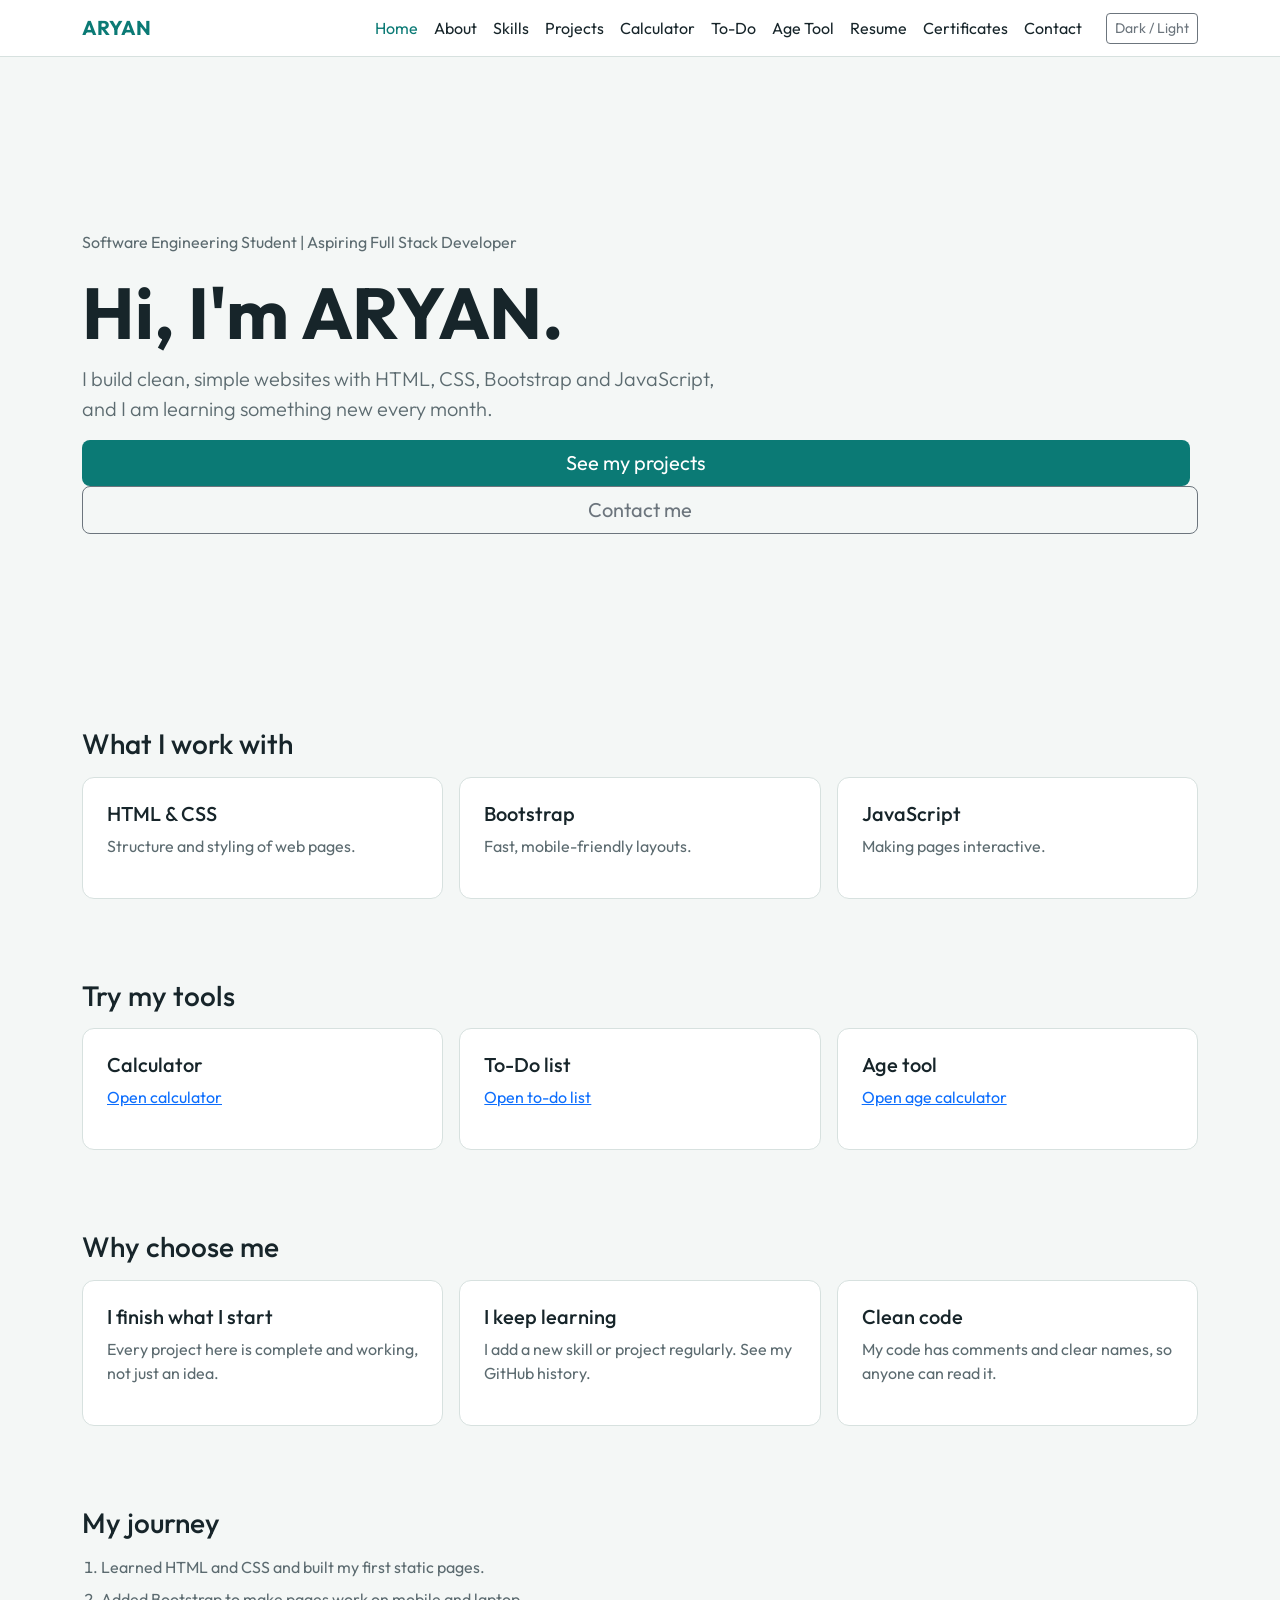
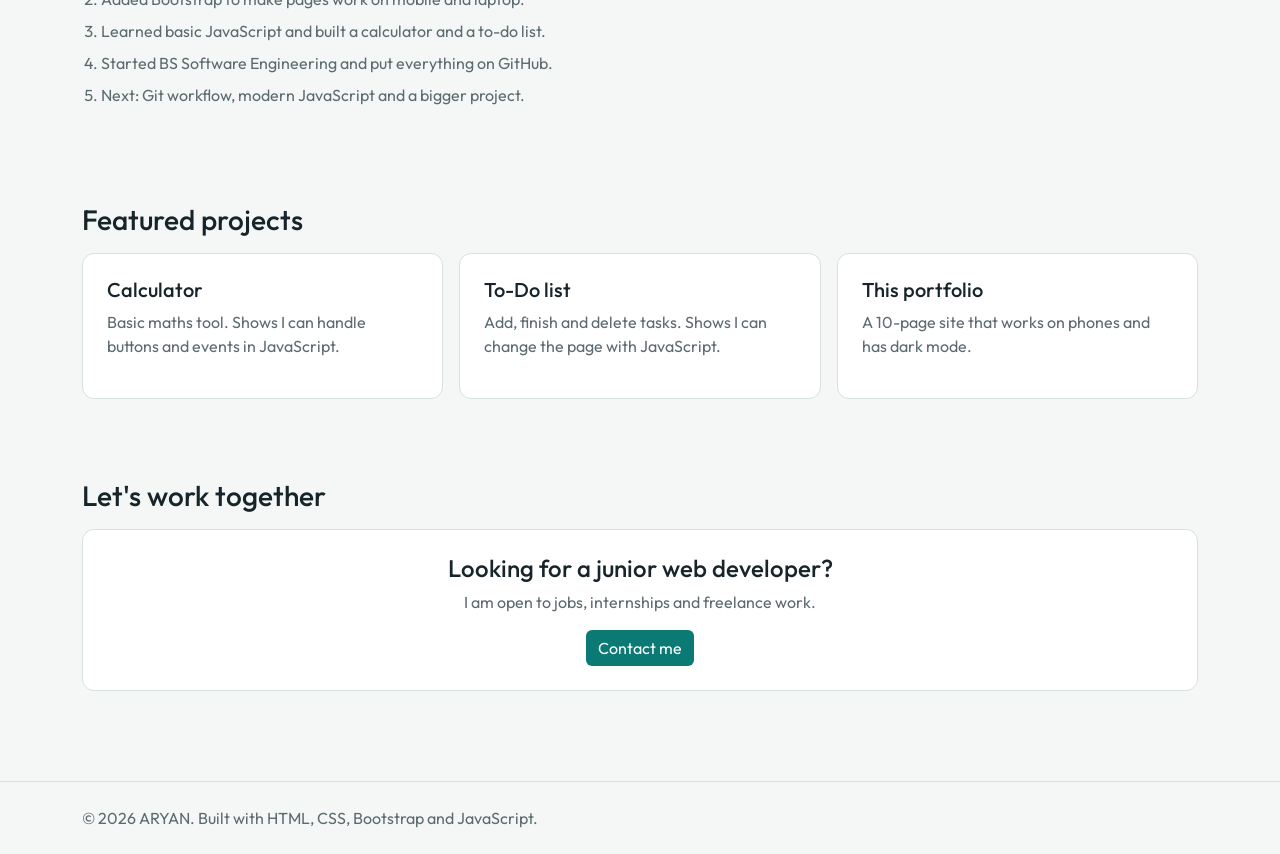
<file: index.html>
<!DOCTYPE html>
<html lang="en">
<head>
  <meta charset="UTF-8">
  <meta name="viewport" content="width=device-width, initial-scale=1">
  <title>Home | ARYAN</title>
  <link href="https://cdn.jsdelivr.net/npm/bootstrap@5.3.3/dist/css/bootstrap.min.css" rel="stylesheet">
  <link href="https://fonts.googleapis.com/css2?family=Outfit:wght@400;600;700&display=swap" rel="stylesheet">
  <link href="css/style.css" rel="stylesheet">
</head>
<body>
  <div id="loader">
    <h1>ARYAN</h1>
    <div class="loader-line"><span></span></div>
  </div>
  <script>
    // Run before the page shows: if the loader was already seen in this visit, remove it.
    if (sessionStorage.getItem('seen')) { document.getElementById('loader').remove(); }
    else { sessionStorage.setItem('seen', '1'); }
  </script>
  <!-- Navbar (same on every page) -->
  <nav class="navbar navbar-expand-lg"><div class="container">
    <a class="navbar-brand" href="index.html">ARYAN</a>
    <button class="navbar-toggler" data-bs-toggle="collapse" data-bs-target="#menu"><span class="navbar-toggler-icon"></span></button>
    <div class="collapse navbar-collapse" id="menu">
      <ul class="navbar-nav ms-auto"><li class="nav-item"><a class="nav-link active" href="index.html">Home</a></li><li class="nav-item"><a class="nav-link" href="about.html">About</a></li><li class="nav-item"><a class="nav-link" href="skills.html">Skills</a></li><li class="nav-item"><a class="nav-link" href="projects.html">Projects</a></li><li class="nav-item"><a class="nav-link" href="calculator.html">Calculator</a></li><li class="nav-item"><a class="nav-link" href="todo.html">To-Do</a></li><li class="nav-item"><a class="nav-link" href="age.html">Age Tool</a></li><li class="nav-item"><a class="nav-link" href="resume.html">Resume</a></li><li class="nav-item"><a class="nav-link" href="certificates.html">Certificates</a></li><li class="nav-item"><a class="nav-link" href="contact.html">Contact</a></li></ul>
      <button id="themeBtn" class="btn btn-sm btn-outline-secondary ms-lg-3">Dark / Light</button>
    </div>
  </div></nav>

  <!-- Page content -->
  <main class="container">
    <div class="hero"><p class="muted">Software Engineering Student | Aspiring Full Stack Developer</p>
<h1>Hi, I'm ARYAN.</h1>
<p class="lead muted col-md-7 px-0">I build clean, simple websites with HTML, CSS, Bootstrap and JavaScript, and I am learning something new every month.</p>
<a href="projects.html" class="btn btn-main btn-lg me-2">See my projects</a>
<a href="contact.html" class="btn btn-outline-secondary btn-lg">Contact me</a></div>
<section><h3 class="mb-3">What I work with</h3><div class="row g-3"><div class="col-md-4"><div class="card-box"><h5>HTML & CSS</h5><p>Structure and styling of web pages.</p></div></div><div class="col-md-4"><div class="card-box"><h5>Bootstrap</h5><p>Fast, mobile-friendly layouts.</p></div></div><div class="col-md-4"><div class="card-box"><h5>JavaScript</h5><p>Making pages interactive.</p></div></div></div></section><section><h3 class="mb-3">Try my tools</h3><div class="row g-3"><div class="col-md-4"><div class="card-box"><h5>Calculator</h5><p><a href="calculator.html">Open calculator</a></p></div></div><div class="col-md-4"><div class="card-box"><h5>To-Do list</h5><p><a href="todo.html">Open to-do list</a></p></div></div><div class="col-md-4"><div class="card-box"><h5>Age tool</h5><p><a href="age.html">Open age calculator</a></p></div></div></div></section><section><h3 class="mb-3">Why choose me</h3><div class="row g-3"><div class="col-md-4"><div class="card-box"><h5>I finish what I start</h5><p>Every project here is complete and working, not just an idea.</p></div></div><div class="col-md-4"><div class="card-box"><h5>I keep learning</h5><p>I add a new skill or project regularly. See my GitHub history.</p></div></div><div class="col-md-4"><div class="card-box"><h5>Clean code</h5><p>My code has comments and clear names, so anyone can read it.</p></div></div></div></section><section><h3 class="mb-3">My journey</h3><ol class="muted"><li class='mb-2'>Learned HTML and CSS and built my first static pages.</li><li class='mb-2'>Added Bootstrap to make pages work on mobile and laptop.</li><li class='mb-2'>Learned basic JavaScript and built a calculator and a to-do list.</li><li class='mb-2'>Started BS Software Engineering and put everything on GitHub.</li><li class='mb-2'>Next: Git workflow, modern JavaScript and a bigger project.</li></ol></section><section><h3 class="mb-3">Featured projects</h3><div class="row g-3"><div class="col-md-4"><div class="card-box"><h5>Calculator</h5><p>Basic maths tool. Shows I can handle buttons and events in JavaScript.</p></div></div><div class="col-md-4"><div class="card-box"><h5>To-Do list</h5><p>Add, finish and delete tasks. Shows I can change the page with JavaScript.</p></div></div><div class="col-md-4"><div class="card-box"><h5>This portfolio</h5><p>A 10-page site that works on phones and has dark mode.</p></div></div></div></section><section><h3 class="mb-3">Let's work together</h3><div class="card-box text-center"><h4>Looking for a junior web developer?</h4><p>I am open to jobs, internships and freelance work.</p><a href="contact.html" class="btn btn-main">Contact me</a></div></section>
  </main>

  <!-- Footer (same on every page) -->
  <footer><div class="container">© 2026 ARYAN. Built with HTML, CSS, Bootstrap and JavaScript.</div></footer>

  <script src="https://cdn.jsdelivr.net/npm/bootstrap@5.3.3/dist/js/bootstrap.bundle.min.js"></script>
  <script src="js/script.js"></script>
</body>
</html>
</file>
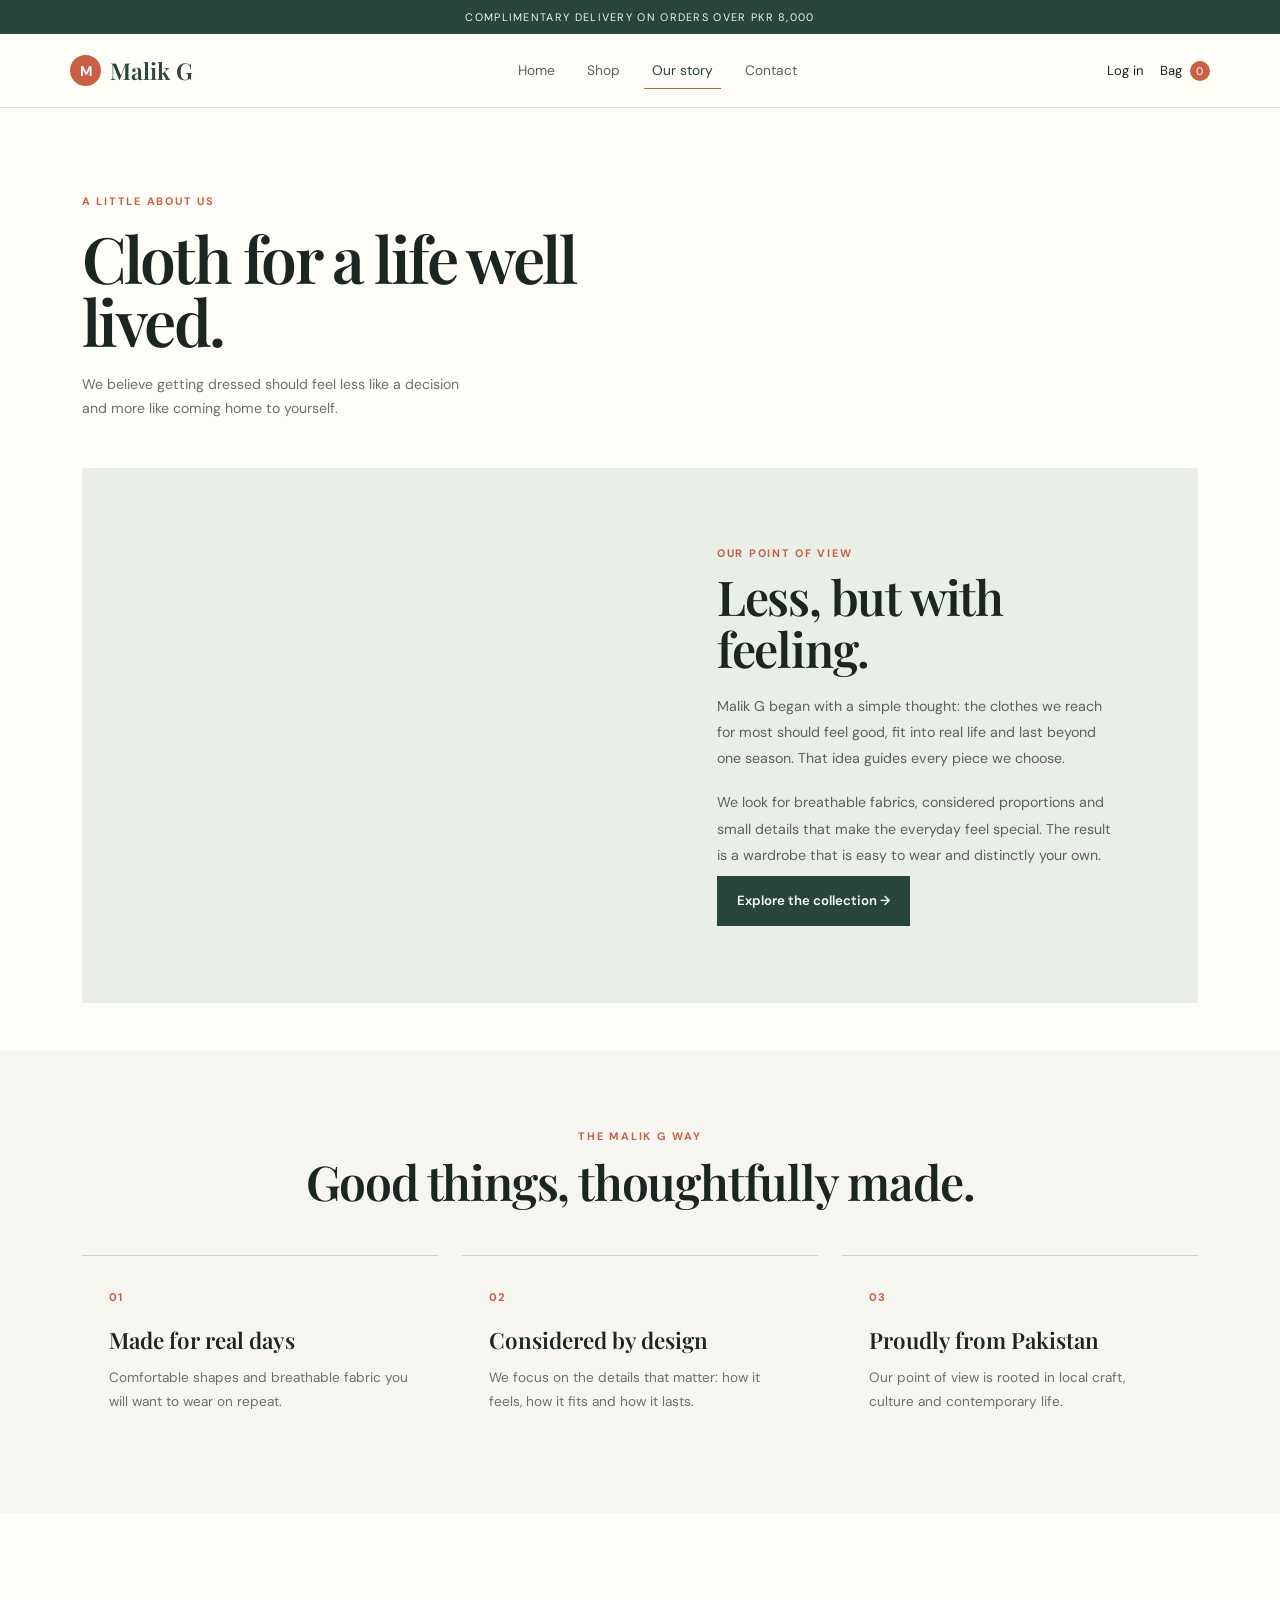
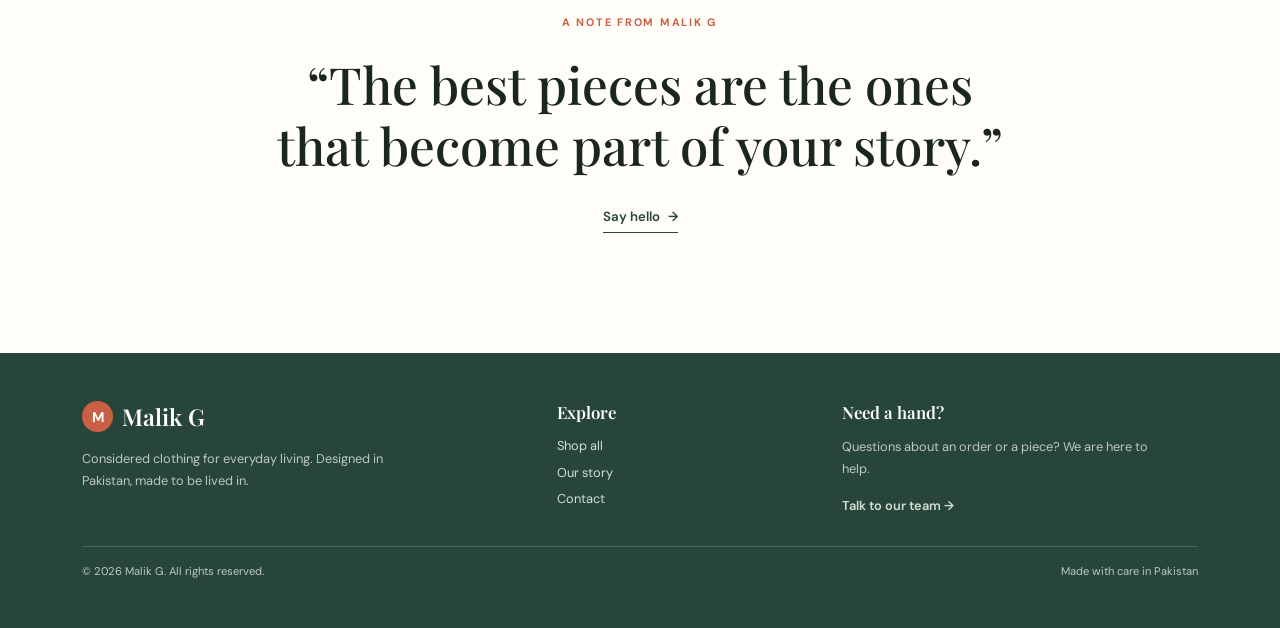
<file: about.html>
<!doctype html>
<html lang="en">
<head>
  <meta charset="utf-8">
  <meta name="viewport" content="width=device-width, initial-scale=1">
  <meta name="description" content="Discover the Malik G story: thoughtful Pakistani clothing made for real life.">
  <title>Our story — Malik G</title>
  <link rel="preconnect" href="https://fonts.googleapis.com">
  <link rel="preconnect" href="https://fonts.gstatic.com" crossorigin>
  <link href="https://fonts.googleapis.com/css2?family=DM+Sans:wght@400;500;600;700&family=Playfair+Display:wght@500;600;700&display=swap" rel="stylesheet">
  <link href="https://cdn.jsdelivr.net/npm/bootstrap@5.3.8/dist/css/bootstrap.min.css" rel="stylesheet">
  <link href="site.css" rel="stylesheet">
</head>
<body>
  <div class="announcement-bar">Complimentary delivery on orders over PKR 8,000</div>
  <header class="site-header sticky-top">
    <nav class="navbar navbar-expand-lg container py-3" aria-label="Main navigation">
      <a class="navbar-brand brand" href="index.HTML"><span class="brand-mark">M</span> Malik G</a>
      <button class="navbar-toggler" type="button" data-bs-toggle="collapse" data-bs-target="#mainNav" aria-controls="mainNav" aria-expanded="false" aria-label="Toggle navigation"><span class="navbar-toggler-icon"></span></button>
      <div class="collapse navbar-collapse" id="mainNav"><ul class="navbar-nav mx-auto gap-lg-3"><li class="nav-item"><a class="nav-link" href="index.HTML">Home</a></li><li class="nav-item"><a class="nav-link" href="shop.html">Shop</a></li><li class="nav-item"><a class="nav-link active" aria-current="page" href="about.html">Our story</a></li><li class="nav-item"><a class="nav-link" href="contact.html">Contact</a></li></ul><div class="nav-tools d-flex align-items-center gap-3"><button class="text-link" type="button" data-bs-toggle="modal" data-bs-target="#loginModal">Log in</button><a class="bag-link" href="shop.html" aria-label="Shopping bag"><span aria-hidden="true">Bag</span><span class="bag-count" data-cart-count>0</span></a></div></div>
    </nav>
  </header>
  <main>
    <section class="page-intro container"><span class="eyebrow">A little about us</span><h1 class="display-heading">Cloth for a life well lived.</h1><p class="section-note">We believe getting dressed should feel less like a decision and more like coming home to yourself.</p></section>
    <section class="container pb-5">
      <div class="about-feature row g-0 overflow-hidden">
        <div class="about-photo col-lg-6" role="img" aria-label="Timeless contemporary clothing in natural tones"></div>
        <div class="about-copy col-lg-6 d-flex flex-column justify-content-center">
          <span class="eyebrow">Our point of view</span>
          <h2 class="display-heading mt-2">Less, but with feeling.</h2>
          <p>Malik G began with a simple thought: the clothes we reach for most should feel good, fit into real life and last beyond one season. That idea guides every piece we choose.</p>
          <p>We look for breathable fabrics, considered proportions and small details that make the everyday feel special. The result is a wardrobe that is easy to wear and distinctly your own.</p>
          <a href="shop.html" class="btn btn-forest align-self-start mt-2">Explore the collection <span aria-hidden="true">→</span></a>
        </div>
      </div>
    </section>
    <section class="values-section py-5">
      <div class="container py-lg-4">
        <div class="text-center mb-5"><span class="eyebrow">The Malik G way</span><h2 class="display-heading mt-2">Good things, thoughtfully made.</h2></div>
        <div class="row g-4">
          <div class="col-md-4"><article class="value-card"><span class="value-number">01</span><h3>Made for real days</h3><p>Comfortable shapes and breathable fabric you will want to wear on repeat.</p></article></div>
          <div class="col-md-4"><article class="value-card"><span class="value-number">02</span><h3>Considered by design</h3><p>We focus on the details that matter: how it feels, how it fits and how it lasts.</p></article></div>
          <div class="col-md-4"><article class="value-card"><span class="value-number">03</span><h3>Proudly from Pakistan</h3><p>Our point of view is rooted in local craft, culture and contemporary life.</p></article></div>
        </div>
      </div>
    </section>
    <section class="container py-5"><div class="quote-panel text-center"><span class="eyebrow">A note from Malik G</span><blockquote>“The best pieces are the ones that become part of your story.”</blockquote><a class="underlined-link" href="contact.html">Say hello <span aria-hidden="true">→</span></a></div></section>
  </main>
  <footer class="site-footer mt-4"><div class="container py-5"><div class="row gy-4"><div class="col-md-5"><a class="brand footer-brand" href="index.HTML"><span class="brand-mark">M</span> Malik G</a><p class="footer-copy mt-3">Considered clothing for everyday living. Designed in Pakistan, made to be lived in.</p></div><div class="col-6 col-md-3"><h2 class="footer-title">Explore</h2><a href="shop.html">Shop all</a><a href="about.html">Our story</a><a href="contact.html">Contact</a></div><div class="col-6 col-md-4"><h2 class="footer-title">Need a hand?</h2><p class="footer-copy">Questions about an order or a piece? We are here to help.</p><a href="contact.html" class="footer-cta">Talk to our team →</a></div></div><div class="footer-bottom mt-4 pt-3 d-flex flex-column flex-md-row justify-content-between gap-2"><span>© <span data-year></span> Malik G. All rights reserved.</span><span>Made with care in Pakistan</span></div></div></footer>
  <div class="modal fade" id="loginModal" tabindex="-1" aria-labelledby="loginModalLabel" aria-hidden="true"><div class="modal-dialog modal-dialog-centered"><div class="modal-content login-modal"><div class="modal-header border-0 pb-0"><button type="button" class="btn-close ms-auto" data-bs-dismiss="modal" aria-label="Close"></button></div><div class="modal-body px-4 px-md-5 pb-5 pt-1"><span class="eyebrow">Welcome back</span><h2 class="display-heading mt-2" id="loginModalLabel">Log in to Malik G</h2><p class="section-note mb-4">Sign in to keep your favourites and orders close.</p><form data-demo-form><div class="mb-3"><label class="form-label" for="login-email">Email address</label><input class="form-control" id="login-email" type="email" autocomplete="email" required placeholder="you@example.com"></div><div class="mb-3"><label class="form-label" for="login-password">Password</label><input class="form-control" id="login-password" type="password" autocomplete="current-password" required placeholder="Your password"></div><button class="btn btn-forest w-100" type="submit">Log in <span aria-hidden="true">→</span></button><p class="form-feedback mb-0" data-form-feedback aria-live="polite"></p></form></div></div></div></div>
  <script src="https://cdn.jsdelivr.net/npm/bootstrap@5.3.8/dist/js/bootstrap.bundle.min.js"></script><script src="site.js"></script>
</body>
</html>
</file>
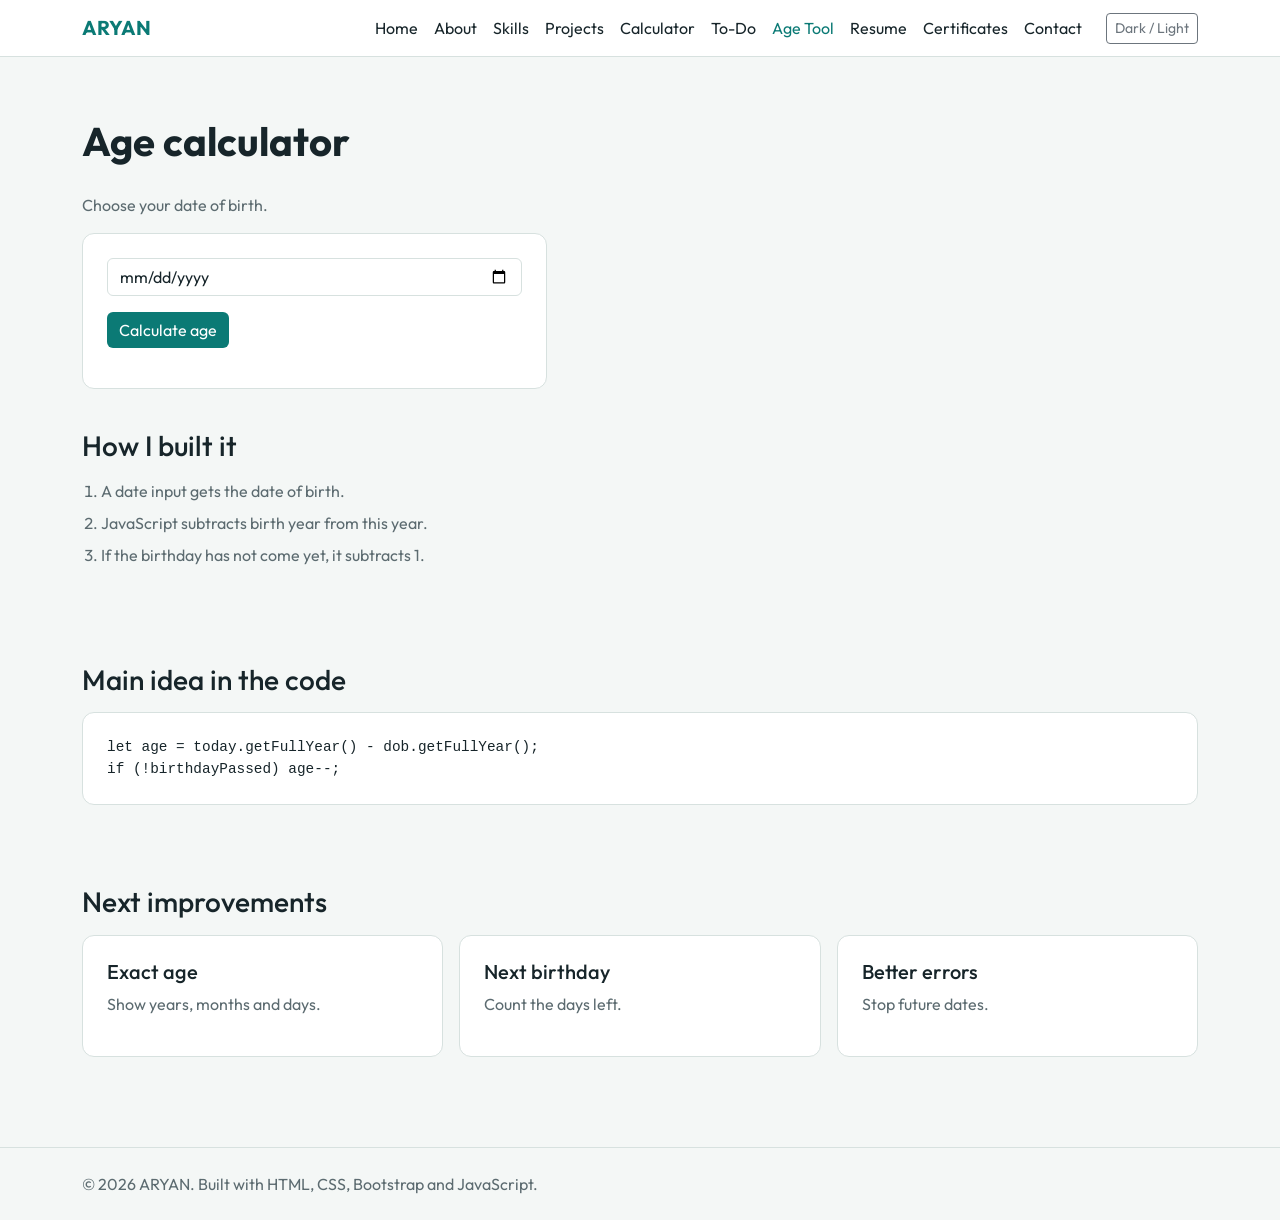
<file: age.html>
<!DOCTYPE html>
<html lang="en">
<head>
  <meta charset="UTF-8">
  <meta name="viewport" content="width=device-width, initial-scale=1">
  <title>Age Tool | ARYAN</title>
  <link href="https://cdn.jsdelivr.net/npm/bootstrap@5.3.3/dist/css/bootstrap.min.css" rel="stylesheet">
  <link href="https://fonts.googleapis.com/css2?family=Outfit:wght@400;600;700&display=swap" rel="stylesheet">
  <link href="css/style.css" rel="stylesheet">
</head>
<body>
  
  <!-- Navbar (same on every page) -->
  <nav class="navbar navbar-expand-lg"><div class="container">
    <a class="navbar-brand" href="index.html">ARYAN</a>
    <button class="navbar-toggler" data-bs-toggle="collapse" data-bs-target="#menu"><span class="navbar-toggler-icon"></span></button>
    <div class="collapse navbar-collapse" id="menu">
      <ul class="navbar-nav ms-auto"><li class="nav-item"><a class="nav-link" href="index.html">Home</a></li><li class="nav-item"><a class="nav-link" href="about.html">About</a></li><li class="nav-item"><a class="nav-link" href="skills.html">Skills</a></li><li class="nav-item"><a class="nav-link" href="projects.html">Projects</a></li><li class="nav-item"><a class="nav-link" href="calculator.html">Calculator</a></li><li class="nav-item"><a class="nav-link" href="todo.html">To-Do</a></li><li class="nav-item"><a class="nav-link active" href="age.html">Age Tool</a></li><li class="nav-item"><a class="nav-link" href="resume.html">Resume</a></li><li class="nav-item"><a class="nav-link" href="certificates.html">Certificates</a></li><li class="nav-item"><a class="nav-link" href="contact.html">Contact</a></li></ul>
      <button id="themeBtn" class="btn btn-sm btn-outline-secondary ms-lg-3">Dark / Light</button>
    </div>
  </div></nav>

  <!-- Page content -->
  <main class="container">
    <h1 class="page-title">Age calculator</h1><p class="muted">Choose your date of birth.</p><div class="card-box col-md-5"><input type="date" id="dob" class="form-control mb-3"><button id="ageBtn" class="btn btn-main">Calculate age</button><p id="ageResult" class="mt-3 mb-0"></p></div><section><h3 class="mb-3">How I built it</h3><ol class="muted"><li class='mb-2'>A date input gets the date of birth.</li><li class='mb-2'>JavaScript subtracts birth year from this year.</li><li class='mb-2'>If the birthday has not come yet, it subtracts 1.</li></ol></section><section><h3 class="mb-3">Main idea in the code</h3><pre class="card-box"><code>let age = today.getFullYear() - dob.getFullYear();
if (!birthdayPassed) age--;</code></pre></section><section><h3 class="mb-3">Next improvements</h3><div class="row g-3"><div class="col-md-4"><div class="card-box"><h5>Exact age</h5><p>Show years, months and days.</p></div></div><div class="col-md-4"><div class="card-box"><h5>Next birthday</h5><p>Count the days left.</p></div></div><div class="col-md-4"><div class="card-box"><h5>Better errors</h5><p>Stop future dates.</p></div></div></div></section>
  </main>

  <!-- Footer (same on every page) -->
  <footer><div class="container">© 2026 ARYAN. Built with HTML, CSS, Bootstrap and JavaScript.</div></footer>

  <script src="https://cdn.jsdelivr.net/npm/bootstrap@5.3.3/dist/js/bootstrap.bundle.min.js"></script>
  <script src="js/script.js"></script>
</body>
</html>
</file>
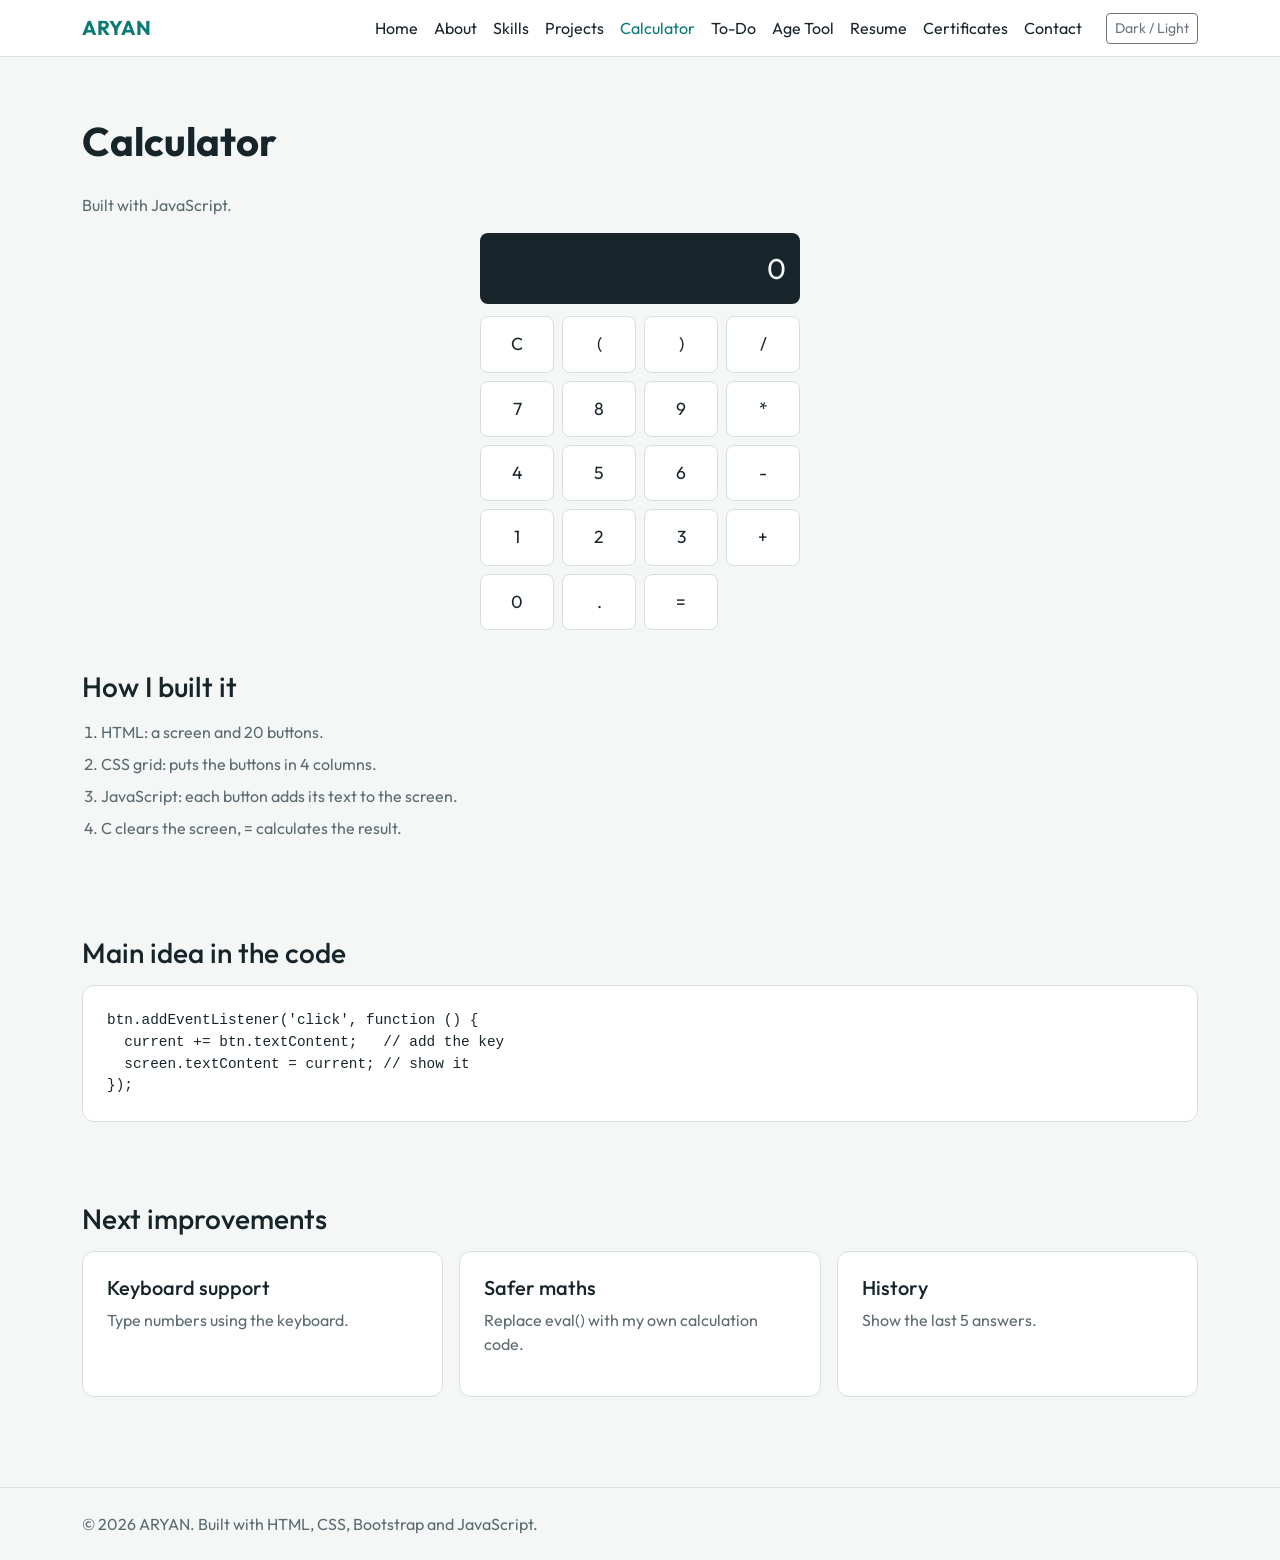
<file: calculator.html>
<!DOCTYPE html>
<html lang="en">
<head>
  <meta charset="UTF-8">
  <meta name="viewport" content="width=device-width, initial-scale=1">
  <title>Calculator | ARYAN</title>
  <link href="https://cdn.jsdelivr.net/npm/bootstrap@5.3.3/dist/css/bootstrap.min.css" rel="stylesheet">
  <link href="https://fonts.googleapis.com/css2?family=Outfit:wght@400;600;700&display=swap" rel="stylesheet">
  <link href="css/style.css" rel="stylesheet">
</head>
<body>
  
  <!-- Navbar (same on every page) -->
  <nav class="navbar navbar-expand-lg"><div class="container">
    <a class="navbar-brand" href="index.html">ARYAN</a>
    <button class="navbar-toggler" data-bs-toggle="collapse" data-bs-target="#menu"><span class="navbar-toggler-icon"></span></button>
    <div class="collapse navbar-collapse" id="menu">
      <ul class="navbar-nav ms-auto"><li class="nav-item"><a class="nav-link" href="index.html">Home</a></li><li class="nav-item"><a class="nav-link" href="about.html">About</a></li><li class="nav-item"><a class="nav-link" href="skills.html">Skills</a></li><li class="nav-item"><a class="nav-link" href="projects.html">Projects</a></li><li class="nav-item"><a class="nav-link active" href="calculator.html">Calculator</a></li><li class="nav-item"><a class="nav-link" href="todo.html">To-Do</a></li><li class="nav-item"><a class="nav-link" href="age.html">Age Tool</a></li><li class="nav-item"><a class="nav-link" href="resume.html">Resume</a></li><li class="nav-item"><a class="nav-link" href="certificates.html">Certificates</a></li><li class="nav-item"><a class="nav-link" href="contact.html">Contact</a></li></ul>
      <button id="themeBtn" class="btn btn-sm btn-outline-secondary ms-lg-3">Dark / Light</button>
    </div>
  </div></nav>

  <!-- Page content -->
  <main class="container">
    <h1 class="page-title">Calculator</h1><p class="muted">Built with JavaScript.</p><div class="calc"><div class="calc-screen" id="screen">0</div><div class="calc-keys"><button>C</button><button>(</button><button>)</button><button>/</button><button>7</button><button>8</button><button>9</button><button>*</button><button>4</button><button>5</button><button>6</button><button>-</button><button>1</button><button>2</button><button>3</button><button>+</button><button>0</button><button>.</button><button>=</button></div></div><section><h3 class="mb-3">How I built it</h3><ol class="muted"><li class='mb-2'>HTML: a screen and 20 buttons.</li><li class='mb-2'>CSS grid: puts the buttons in 4 columns.</li><li class='mb-2'>JavaScript: each button adds its text to the screen.</li><li class='mb-2'>C clears the screen, = calculates the result.</li></ol></section><section><h3 class="mb-3">Main idea in the code</h3><pre class="card-box"><code>btn.addEventListener('click', function () {
  current += btn.textContent;   // add the key
  screen.textContent = current; // show it
});</code></pre></section><section><h3 class="mb-3">Next improvements</h3><div class="row g-3"><div class="col-md-4"><div class="card-box"><h5>Keyboard support</h5><p>Type numbers using the keyboard.</p></div></div><div class="col-md-4"><div class="card-box"><h5>Safer maths</h5><p>Replace eval() with my own calculation code.</p></div></div><div class="col-md-4"><div class="card-box"><h5>History</h5><p>Show the last 5 answers.</p></div></div></div></section>
  </main>

  <!-- Footer (same on every page) -->
  <footer><div class="container">© 2026 ARYAN. Built with HTML, CSS, Bootstrap and JavaScript.</div></footer>

  <script src="https://cdn.jsdelivr.net/npm/bootstrap@5.3.3/dist/js/bootstrap.bundle.min.js"></script>
  <script src="js/script.js"></script>
</body>
</html>
</file>
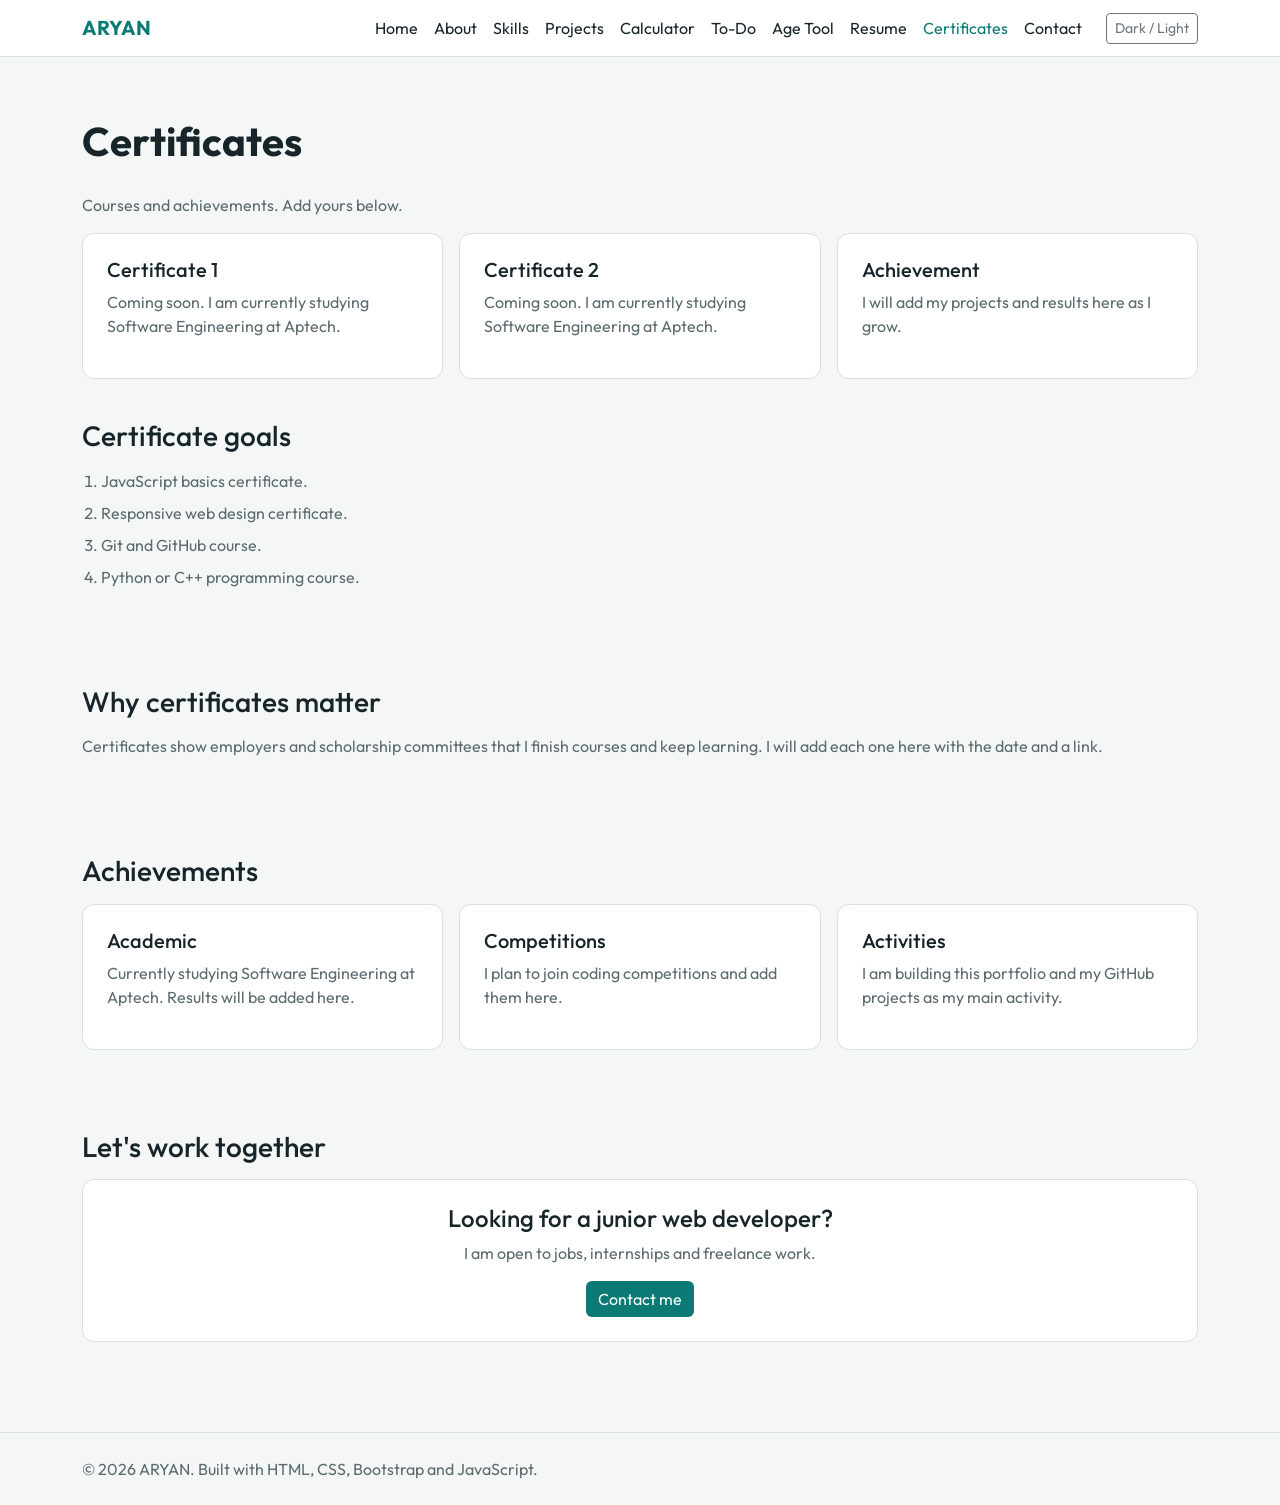
<file: certificates.html>
<!DOCTYPE html>
<html lang="en">

<head>
  <meta charset="UTF-8">
  <meta name="viewport" content="width=device-width, initial-scale=1">
  <title>Certificates | ARYAN</title>
  <link href="https://cdn.jsdelivr.net/npm/bootstrap@5.3.3/dist/css/bootstrap.min.css" rel="stylesheet">
  <link href="https://fonts.googleapis.com/css2?family=Outfit:wght@400;600;700&display=swap" rel="stylesheet">
  <link href="css/style.css" rel="stylesheet">
</head>

<body>

  <!-- Navbar (same on every page) -->
  <nav class="navbar navbar-expand-lg">
    <div class="container">
      <a class="navbar-brand" href="index.html">ARYAN</a>
      <button class="navbar-toggler" data-bs-toggle="collapse" data-bs-target="#menu"><span
          class="navbar-toggler-icon"></span></button>
      <div class="collapse navbar-collapse" id="menu">
        <ul class="navbar-nav ms-auto">
          <li class="nav-item"><a class="nav-link" href="index.html">Home</a></li>
          <li class="nav-item"><a class="nav-link" href="about.html">About</a></li>
          <li class="nav-item"><a class="nav-link" href="skills.html">Skills</a></li>
          <li class="nav-item"><a class="nav-link" href="projects.html">Projects</a></li>
          <li class="nav-item"><a class="nav-link" href="calculator.html">Calculator</a></li>
          <li class="nav-item"><a class="nav-link" href="todo.html">To-Do</a></li>
          <li class="nav-item"><a class="nav-link" href="age.html">Age Tool</a></li>
          <li class="nav-item"><a class="nav-link" href="resume.html">Resume</a></li>
          <li class="nav-item"><a class="nav-link active" href="certificates.html">Certificates</a></li>
          <li class="nav-item"><a class="nav-link" href="contact.html">Contact</a></li>
        </ul>
        <button id="themeBtn" class="btn btn-sm btn-outline-secondary ms-lg-3">Dark / Light</button>
      </div>
    </div>
  </nav>

  <!-- Page content -->
  <main class="container">
    <h1 class="page-title">Certificates</h1>
    <p class="muted">Courses and achievements. Add yours below.</p>
    <div class="row g-3">
      <div class="col-md-4">
        <div class="card-box">
          <h5>Certificate 1</h5>
          <p>Coming soon. I am currently studying Software Engineering at Aptech.</p>
        </div>
      </div>
      <div class="col-md-4">
        <div class="card-box">
          <h5>Certificate 2</h5>
          <p>Coming soon. I am currently studying Software Engineering at Aptech.</p>
        </div>
      </div>
      <div class="col-md-4">
        <div class="card-box">
          <h5>Achievement</h5>
          <p>I will add my projects and results here as I grow.</p>
        </div>
      </div>
    </div>
    <section>
      <h3 class="mb-3">Certificate goals</h3>
      <ol class="muted">
        <li class='mb-2'>JavaScript basics certificate.</li>
        <li class='mb-2'>Responsive web design certificate.</li>
        <li class='mb-2'>Git and GitHub course.</li>
        <li class='mb-2'>Python or C++ programming course.</li>
      </ol>
    </section>
    <section>
      <h3 class="mb-3">Why certificates matter</h3>
      <p class="muted">Certificates show employers and scholarship committees that I finish courses and keep learning. I
        will add each one here with the date and a link.</p>
    </section>
    <section>
      <h3 class="mb-3">Achievements</h3>
      <div class="row g-3">
        <div class="col-md-4">
          <div class="card-box">
            <h5>Academic</h5>
            <p>Currently studying Software Engineering at Aptech. Results will be added here.</p>
          </div>
        </div>
        <div class="col-md-4">
          <div class="card-box">
            <h5>Competitions</h5>
            <p>I plan to join coding competitions and add them here.</p>
          </div>
        </div>
        <div class="col-md-4">
          <div class="card-box">
            <h5>Activities</h5>
            <p>I am building this portfolio and my GitHub projects as my main activity.</p>
          </div>
        </div>
      </div>
    </section>
    <section>
      <h3 class="mb-3">Let's work together</h3>
      <div class="card-box text-center">
        <h4>Looking for a junior web developer?</h4>
        <p>I am open to jobs, internships and freelance work.</p><a href="contact.html" class="btn btn-main">Contact
          me</a>
      </div>
    </section>
  </main>

  <!-- Footer (same on every page) -->
  <footer>
    <div class="container">© 2026 ARYAN. Built with HTML, CSS, Bootstrap and JavaScript.</div>
  </footer>

  <script src="https://cdn.jsdelivr.net/npm/bootstrap@5.3.3/dist/js/bootstrap.bundle.min.js"></script>
  <script src="js/script.js"></script>
</body>

</html>
</file>
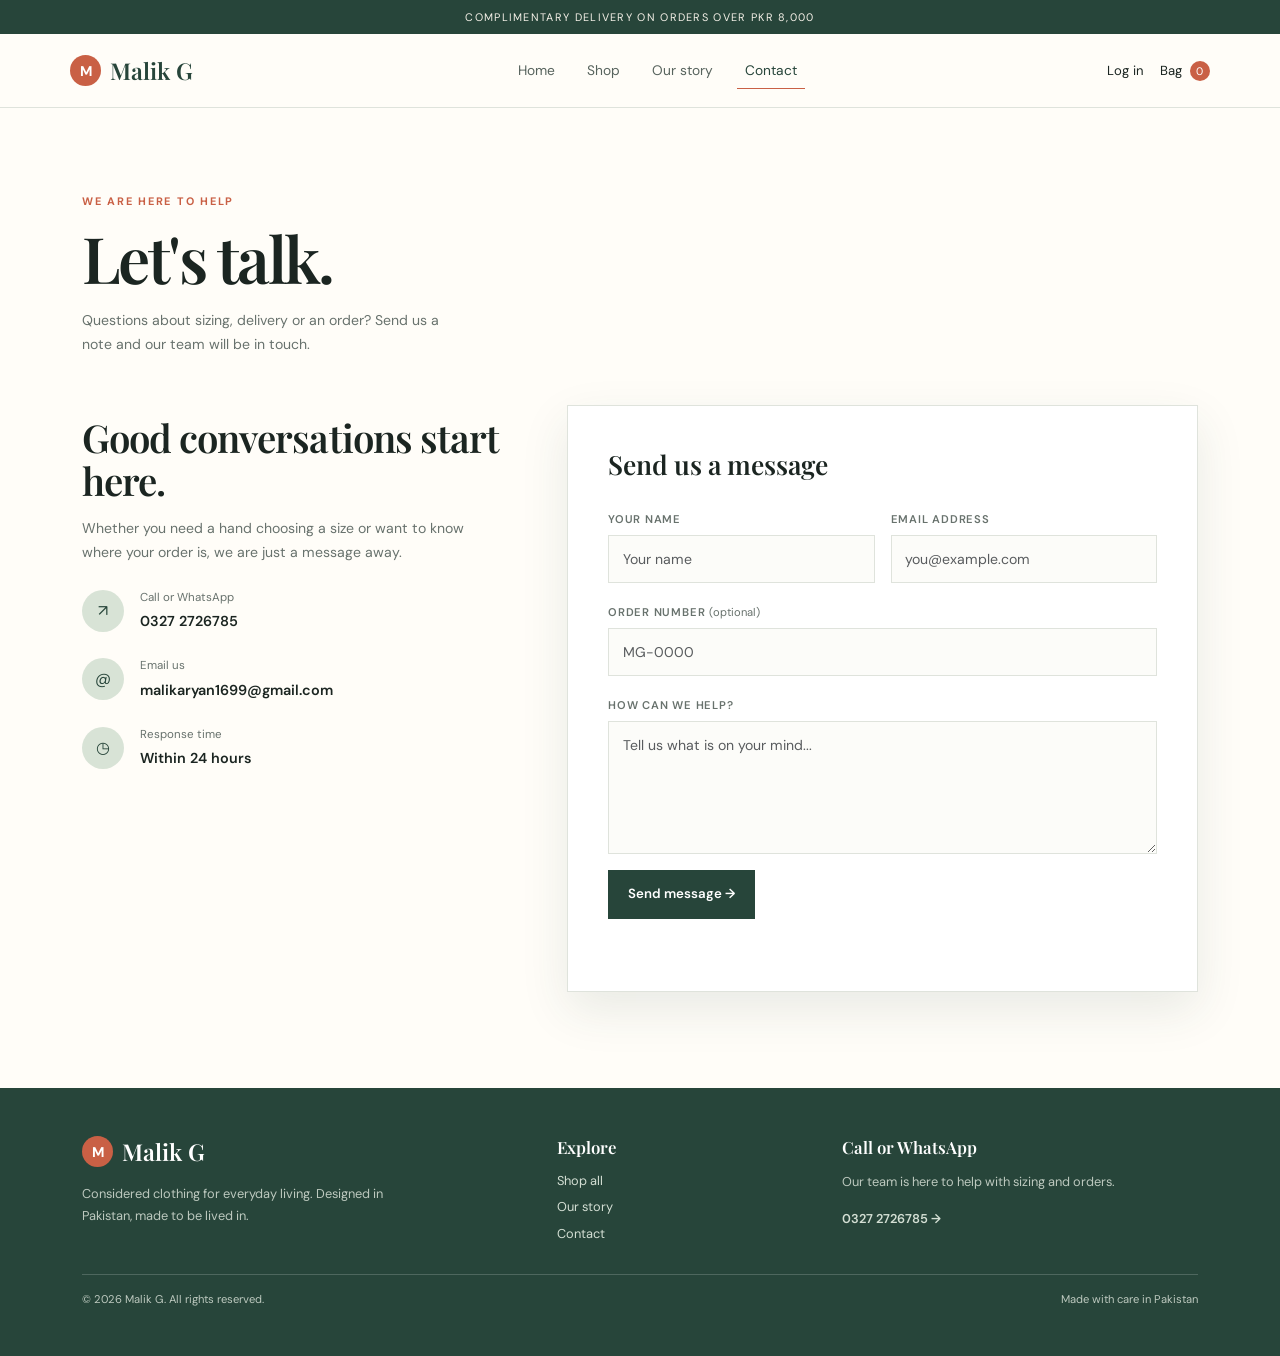
<file: contact.html>
<!doctype html>
<html lang="en">
<head>
  <meta charset="utf-8">
  <meta name="viewport" content="width=device-width, initial-scale=1">
  <meta name="description" content="Contact the Malik G team for help with orders, sizing and delivery.">
  <title>Contact us — Malik G</title>
  <link rel="preconnect" href="https://fonts.googleapis.com">
  <link rel="preconnect" href="https://fonts.gstatic.com" crossorigin>
  <link href="https://fonts.googleapis.com/css2?family=DM+Sans:wght@400;500;600;700&family=Playfair+Display:wght@500;600;700&display=swap" rel="stylesheet">
  <link href="https://cdn.jsdelivr.net/npm/bootstrap@5.3.8/dist/css/bootstrap.min.css" rel="stylesheet">
  <link href="site.css" rel="stylesheet">
</head>
<body>
  <div class="announcement-bar">Complimentary delivery on orders over PKR 8,000</div>
  <header class="site-header sticky-top">
    <nav class="navbar navbar-expand-lg container py-3" aria-label="Main navigation">
      <a class="navbar-brand brand" href="index.HTML"><span class="brand-mark">M</span> Malik G</a>
      <button class="navbar-toggler" type="button" data-bs-toggle="collapse" data-bs-target="#mainNav" aria-controls="mainNav" aria-expanded="false" aria-label="Toggle navigation"><span class="navbar-toggler-icon"></span></button>
      <div class="collapse navbar-collapse" id="mainNav"><ul class="navbar-nav mx-auto gap-lg-3"><li class="nav-item"><a class="nav-link" href="index.HTML">Home</a></li><li class="nav-item"><a class="nav-link" href="shop.html">Shop</a></li><li class="nav-item"><a class="nav-link" href="about.html">Our story</a></li><li class="nav-item"><a class="nav-link active" aria-current="page" href="contact.html">Contact</a></li></ul><div class="nav-tools d-flex align-items-center gap-3"><button class="text-link" type="button" data-bs-toggle="modal" data-bs-target="#loginModal">Log in</button><a class="bag-link" href="shop.html" aria-label="Shopping bag"><span aria-hidden="true">Bag</span><span class="bag-count" data-cart-count>0</span></a></div></div>
    </nav>
  </header>
  <main>
    <section class="page-intro container"><span class="eyebrow">We are here to help</span><h1 class="display-heading">Let's talk.</h1><p class="section-note">Questions about sizing, delivery or an order? Send us a note and our team will be in touch.</p></section>
    <section class="container pb-5">
      <div class="row g-5 contact-layout">
        <div class="col-lg-5">
          <h2 class="display-heading contact-heading">Good conversations start here.</h2>
          <p class="section-note">Whether you need a hand choosing a size or want to know where your order is, we are just a message away.</p>
          <div class="contact-details mt-4">
            <div class="contact-detail"><span class="contact-symbol" aria-hidden="true">↗</span><div><small>Call or WhatsApp</small><a href="tel:+923272726785">0327 2726785</a></div></div>
            <div class="contact-detail"><span class="contact-symbol" aria-hidden="true">@</span><div><small>Email us</small><a href="mailto:malikaryan1699@gmail.com">malikaryan1699@gmail.com</a></div></div>
            <div class="contact-detail"><span class="contact-symbol" aria-hidden="true">◷</span><div><small>Response time</small><strong>Within 24 hours</strong></div></div>
          </div>
        </div>
        <div class="col-lg-7">
          <form class="contact-form" data-demo-form>
            <h2 class="form-heading">Send us a message</h2>
            <div class="row g-3">
              <div class="col-sm-6"><label class="form-label" for="contact-name">Your name</label><input class="form-control" id="contact-name" name="name" autocomplete="name" required placeholder="Your name"></div>
              <div class="col-sm-6"><label class="form-label" for="contact-email">Email address</label><input class="form-control" id="contact-email" name="email" type="email" autocomplete="email" required placeholder="you@example.com"></div>
              <div class="col-12"><label class="form-label" for="contact-order">Order number <span class="optional">(optional)</span></label><input class="form-control" id="contact-order" name="order" placeholder="MG-0000"></div>
              <div class="col-12"><label class="form-label" for="contact-message">How can we help?</label><textarea class="form-control" id="contact-message" name="message" rows="5" required placeholder="Tell us what is on your mind..."></textarea></div>
              <div class="col-12"><button class="btn btn-forest" type="submit">Send message <span aria-hidden="true">→</span></button><p class="form-feedback mb-0" data-form-feedback aria-live="polite"></p></div>
            </div>
          </form>
        </div>
      </div>
    </section>
  </main>
  <footer class="site-footer mt-5"><div class="container py-5"><div class="row gy-4"><div class="col-md-5"><a class="brand footer-brand" href="index.HTML"><span class="brand-mark">M</span> Malik G</a><p class="footer-copy mt-3">Considered clothing for everyday living. Designed in Pakistan, made to be lived in.</p></div><div class="col-6 col-md-3"><h2 class="footer-title">Explore</h2><a href="shop.html">Shop all</a><a href="about.html">Our story</a><a href="contact.html">Contact</a></div><div class="col-6 col-md-4"><h2 class="footer-title">Call or WhatsApp</h2><p class="footer-copy">Our team is here to help with sizing and orders.</p><a href="tel:+923272726785" class="footer-cta">0327 2726785 →</a></div></div><div class="footer-bottom mt-4 pt-3 d-flex flex-column flex-md-row justify-content-between gap-2"><span>© <span data-year></span> Malik G. All rights reserved.</span><span>Made with care in Pakistan</span></div></div></footer>
  <div class="modal fade" id="loginModal" tabindex="-1" aria-labelledby="loginModalLabel" aria-hidden="true"><div class="modal-dialog modal-dialog-centered"><div class="modal-content login-modal"><div class="modal-header border-0 pb-0"><button type="button" class="btn-close ms-auto" data-bs-dismiss="modal" aria-label="Close"></button></div><div class="modal-body px-4 px-md-5 pb-5 pt-1"><span class="eyebrow">Welcome back</span><h2 class="display-heading mt-2" id="loginModalLabel">Log in to Malik G</h2><p class="section-note mb-4">Sign in to keep your favourites and orders close.</p><form data-demo-form><div class="mb-3"><label class="form-label" for="login-email">Email address</label><input class="form-control" id="login-email" type="email" autocomplete="email" required placeholder="you@example.com"></div><div class="mb-3"><label class="form-label" for="login-password">Password</label><input class="form-control" id="login-password" type="password" autocomplete="current-password" required placeholder="Your password"></div><button class="btn btn-forest w-100" type="submit">Log in <span aria-hidden="true">→</span></button><p class="form-feedback mb-0" data-form-feedback aria-live="polite"></p></form></div></div></div></div>
  <script src="https://cdn.jsdelivr.net/npm/bootstrap@5.3.8/dist/js/bootstrap.bundle.min.js"></script><script src="site.js"></script>
</body>
</html>
</file>
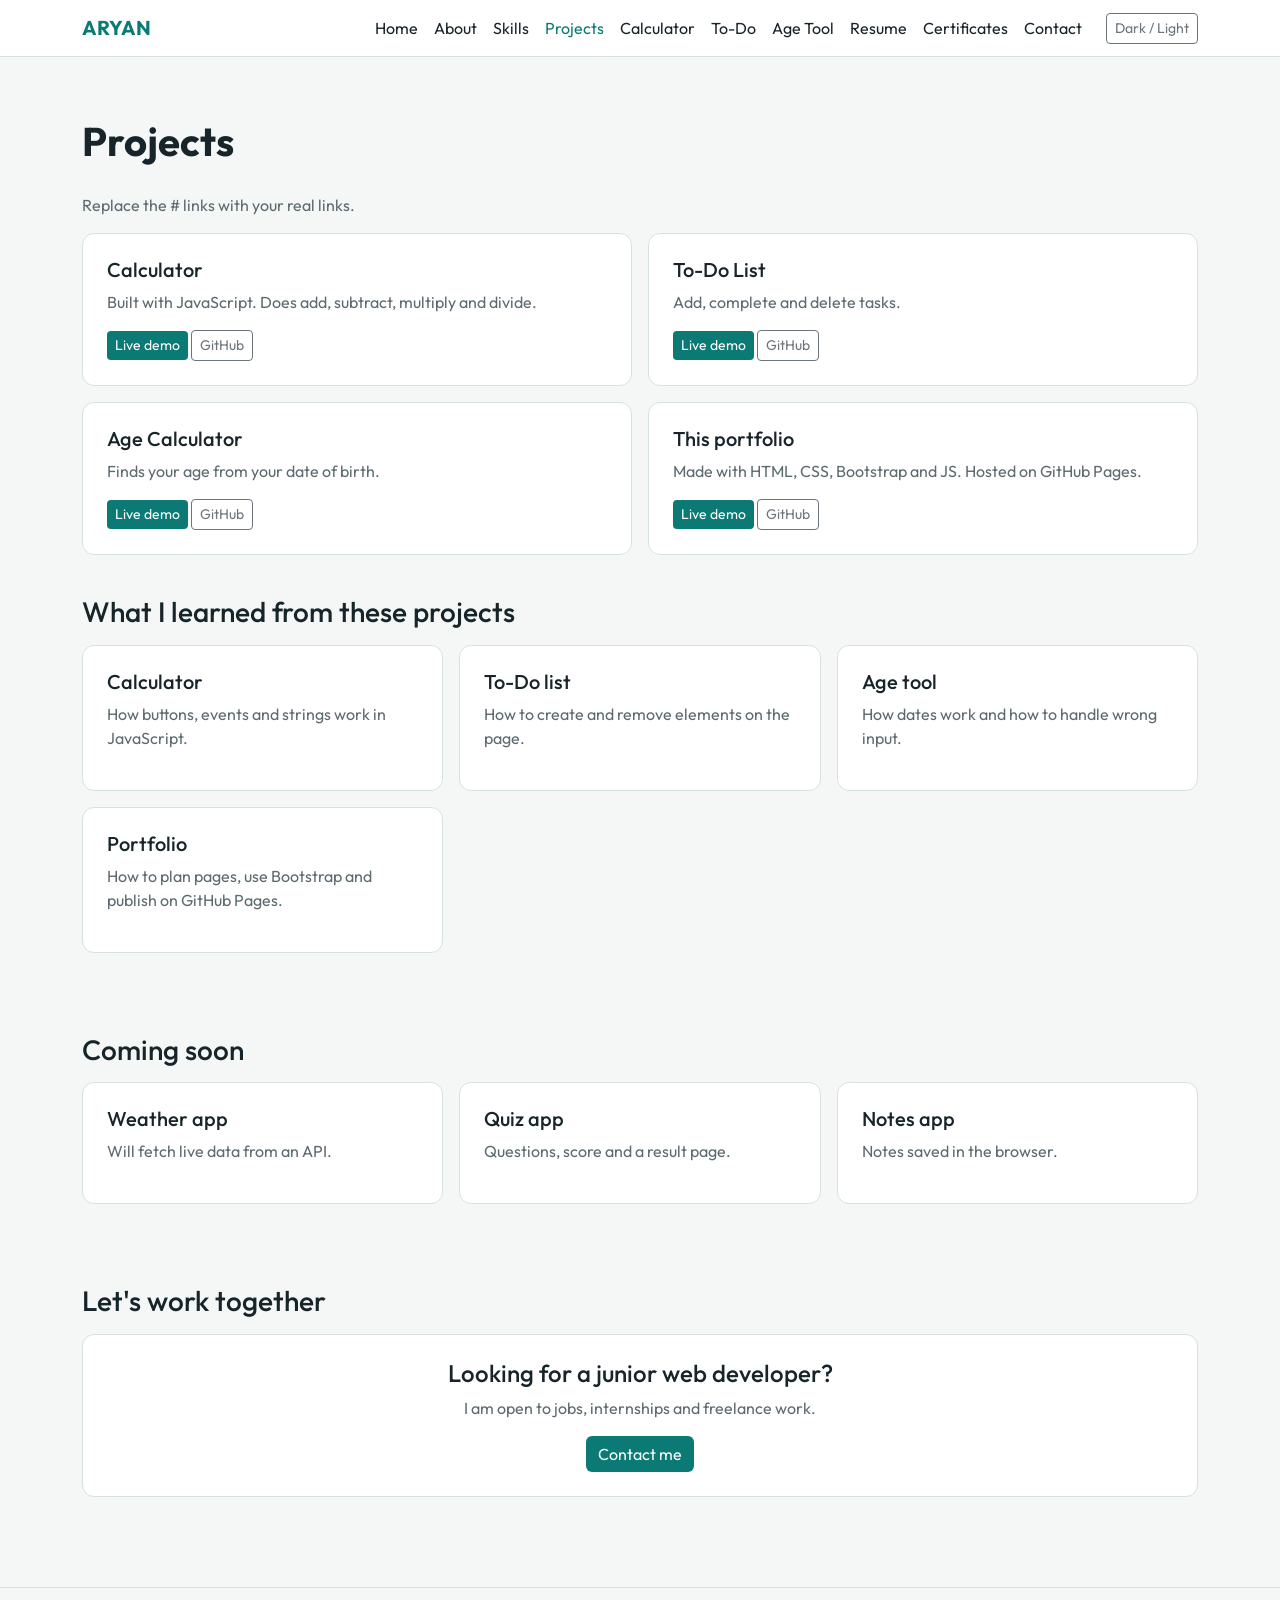
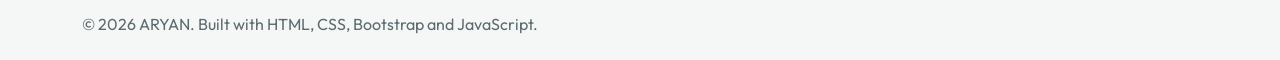
<file: projects.html>
<!DOCTYPE html>
<html lang="en">
<head>
  <meta charset="UTF-8">
  <meta name="viewport" content="width=device-width, initial-scale=1">
  <title>Projects | ARYAN</title>
  <link href="https://cdn.jsdelivr.net/npm/bootstrap@5.3.3/dist/css/bootstrap.min.css" rel="stylesheet">
  <link href="https://fonts.googleapis.com/css2?family=Outfit:wght@400;600;700&display=swap" rel="stylesheet">
  <link href="css/style.css" rel="stylesheet">
</head>
<body>
  
  <!-- Navbar (same on every page) -->
  <nav class="navbar navbar-expand-lg"><div class="container">
    <a class="navbar-brand" href="index.html">ARYAN</a>
    <button class="navbar-toggler" data-bs-toggle="collapse" data-bs-target="#menu"><span class="navbar-toggler-icon"></span></button>
    <div class="collapse navbar-collapse" id="menu">
      <ul class="navbar-nav ms-auto"><li class="nav-item"><a class="nav-link" href="index.html">Home</a></li><li class="nav-item"><a class="nav-link" href="about.html">About</a></li><li class="nav-item"><a class="nav-link" href="skills.html">Skills</a></li><li class="nav-item"><a class="nav-link active" href="projects.html">Projects</a></li><li class="nav-item"><a class="nav-link" href="calculator.html">Calculator</a></li><li class="nav-item"><a class="nav-link" href="todo.html">To-Do</a></li><li class="nav-item"><a class="nav-link" href="age.html">Age Tool</a></li><li class="nav-item"><a class="nav-link" href="resume.html">Resume</a></li><li class="nav-item"><a class="nav-link" href="certificates.html">Certificates</a></li><li class="nav-item"><a class="nav-link" href="contact.html">Contact</a></li></ul>
      <button id="themeBtn" class="btn btn-sm btn-outline-secondary ms-lg-3">Dark / Light</button>
    </div>
  </div></nav>

  <!-- Page content -->
  <main class="container">
    <h1 class="page-title">Projects</h1><p class="muted">Replace the # links with your real links.</p><div class="row g-3"><div class="col-md-6"><div class="card-box"><h5>Calculator</h5><p>Built with JavaScript. Does add, subtract, multiply and divide.</p><a href="#" class="btn btn-main btn-sm">Live demo</a> <a href="#" class="btn btn-outline-secondary btn-sm">GitHub</a></div></div><div class="col-md-6"><div class="card-box"><h5>To-Do List</h5><p>Add, complete and delete tasks.</p><a href="#" class="btn btn-main btn-sm">Live demo</a> <a href="#" class="btn btn-outline-secondary btn-sm">GitHub</a></div></div><div class="col-md-6"><div class="card-box"><h5>Age Calculator</h5><p>Finds your age from your date of birth.</p><a href="#" class="btn btn-main btn-sm">Live demo</a> <a href="#" class="btn btn-outline-secondary btn-sm">GitHub</a></div></div><div class="col-md-6"><div class="card-box"><h5>This portfolio</h5><p>Made with HTML, CSS, Bootstrap and JS. Hosted on GitHub Pages.</p><a href="#" class="btn btn-main btn-sm">Live demo</a> <a href="#" class="btn btn-outline-secondary btn-sm">GitHub</a></div></div></div><section><h3 class="mb-3">What I learned from these projects</h3><div class="row g-3"><div class="col-md-4"><div class="card-box"><h5>Calculator</h5><p>How buttons, events and strings work in JavaScript.</p></div></div><div class="col-md-4"><div class="card-box"><h5>To-Do list</h5><p>How to create and remove elements on the page.</p></div></div><div class="col-md-4"><div class="card-box"><h5>Age tool</h5><p>How dates work and how to handle wrong input.</p></div></div><div class="col-md-4"><div class="card-box"><h5>Portfolio</h5><p>How to plan pages, use Bootstrap and publish on GitHub Pages.</p></div></div></div></section><section><h3 class="mb-3">Coming soon</h3><div class="row g-3"><div class="col-md-4"><div class="card-box"><h5>Weather app</h5><p>Will fetch live data from an API.</p></div></div><div class="col-md-4"><div class="card-box"><h5>Quiz app</h5><p>Questions, score and a result page.</p></div></div><div class="col-md-4"><div class="card-box"><h5>Notes app</h5><p>Notes saved in the browser.</p></div></div></div></section><section><h3 class="mb-3">Let's work together</h3><div class="card-box text-center"><h4>Looking for a junior web developer?</h4><p>I am open to jobs, internships and freelance work.</p><a href="contact.html" class="btn btn-main">Contact me</a></div></section>
  </main>

  <!-- Footer (same on every page) -->
  <footer><div class="container">© 2026 ARYAN. Built with HTML, CSS, Bootstrap and JavaScript.</div></footer>

  <script src="https://cdn.jsdelivr.net/npm/bootstrap@5.3.3/dist/js/bootstrap.bundle.min.js"></script>
  <script src="js/script.js"></script>
</body>
</html>
</file>
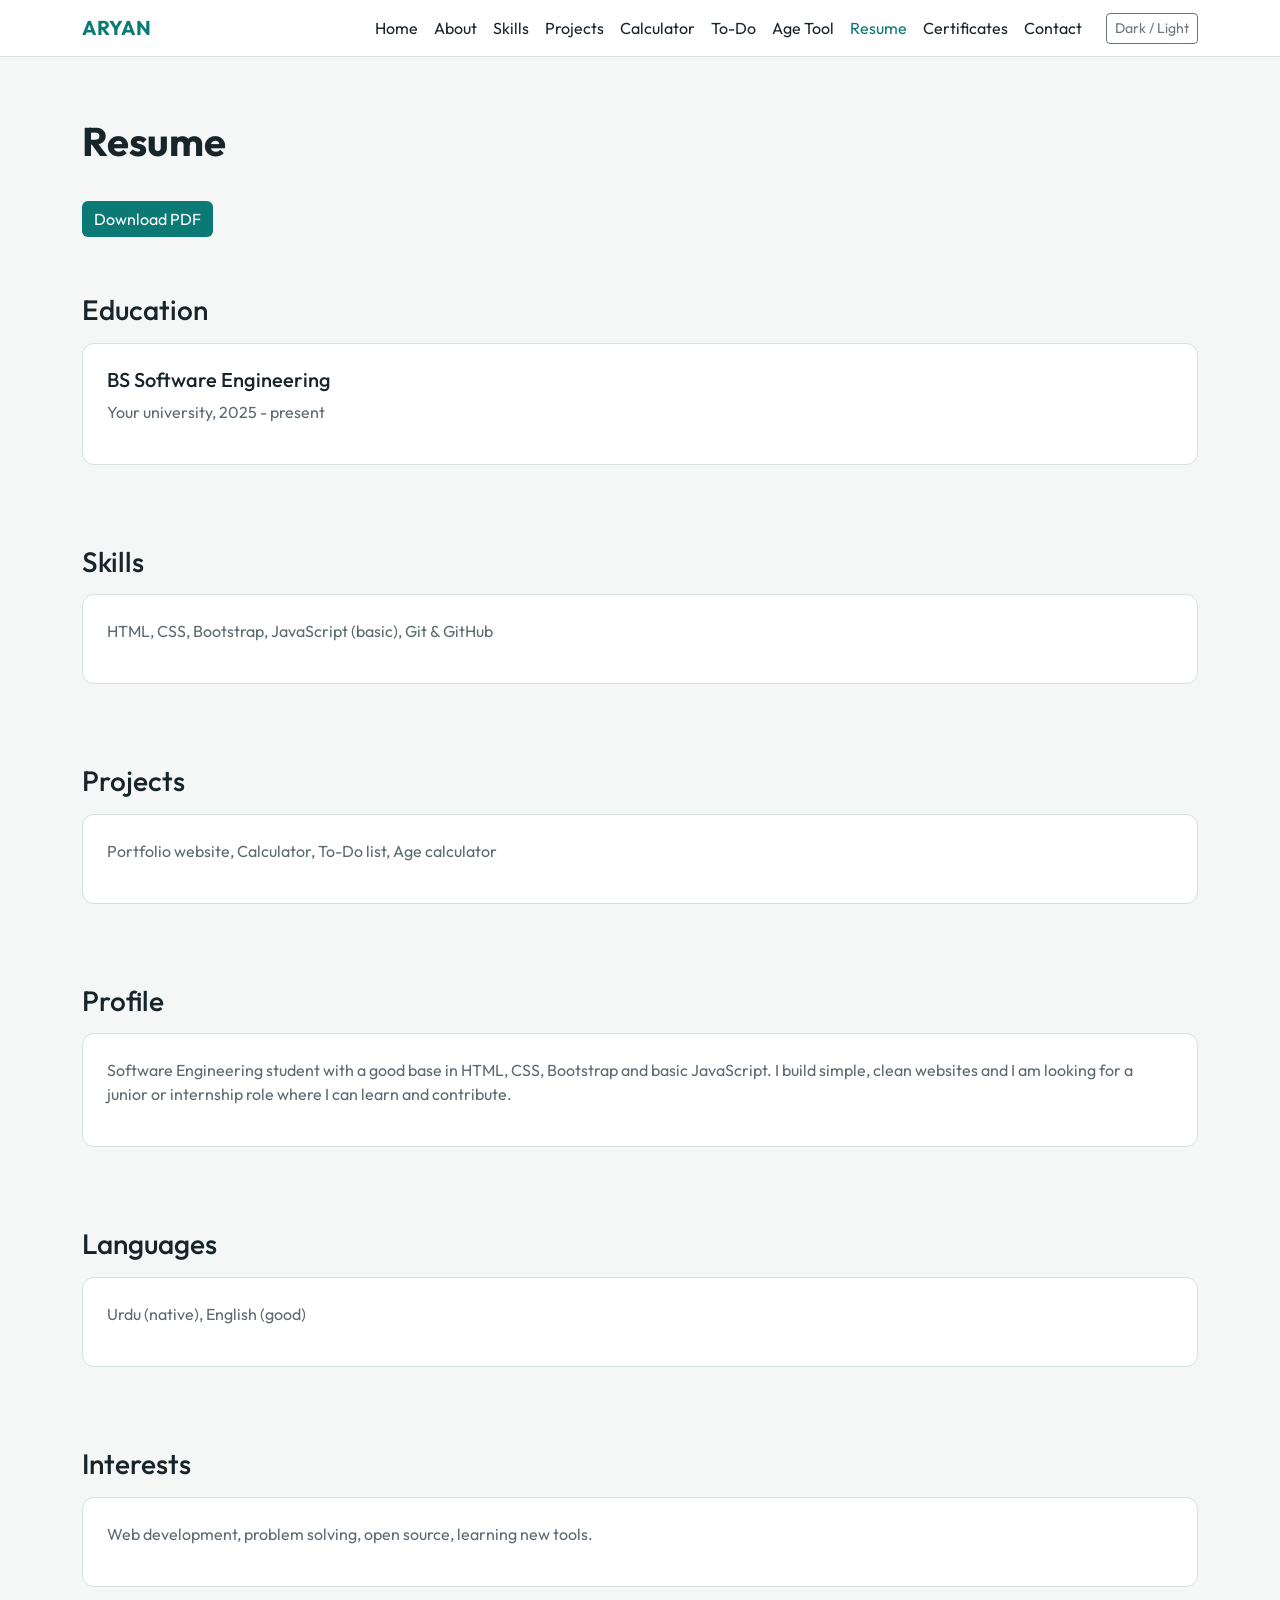
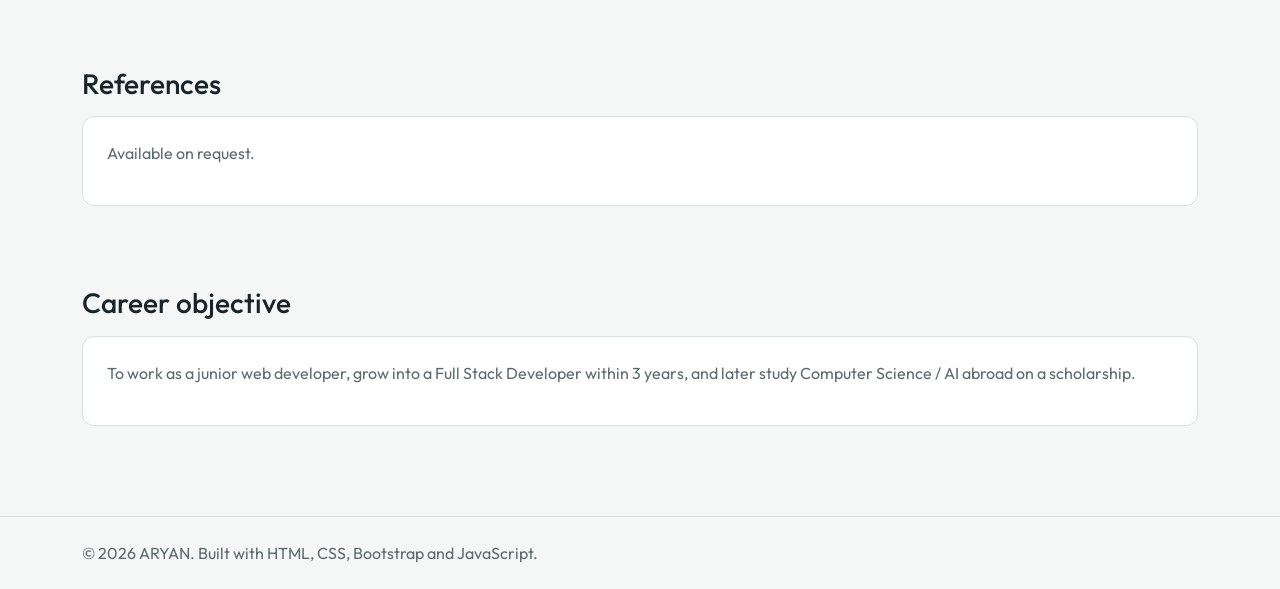
<file: resume.html>
<!DOCTYPE html>
<html lang="en">

<head>
  <meta charset="UTF-8">
  <meta name="viewport" content="width=device-width, initial-scale=1">
  <title>Resume | ARYAN</title>
  <link href="https://cdn.jsdelivr.net/npm/bootstrap@5.3.3/dist/css/bootstrap.min.css" rel="stylesheet">
  <link href="https://fonts.googleapis.com/css2?family=Outfit:wght@400;600;700&display=swap" rel="stylesheet">
  <link href="css/style.css" rel="stylesheet">
</head>

<body>

  <!-- Navbar (same on every page) -->
  <nav class="navbar navbar-expand-lg">
    <div class="container">
      <a class="navbar-brand" href="index.html">ARYAN</a>
      <button class="navbar-toggler" data-bs-toggle="collapse" data-bs-target="#menu"><span
          class="navbar-toggler-icon"></span></button>
      <div class="collapse navbar-collapse" id="menu">
        <ul class="navbar-nav ms-auto">
          <li class="nav-item"><a class="nav-link" href="index.html">Home</a></li>
          <li class="nav-item"><a class="nav-link" href="about.html">About</a></li>
          <li class="nav-item"><a class="nav-link" href="skills.html">Skills</a></li>
          <li class="nav-item"><a class="nav-link" href="projects.html">Projects</a></li>
          <li class="nav-item"><a class="nav-link" href="calculator.html">Calculator</a></li>
          <li class="nav-item"><a class="nav-link" href="todo.html">To-Do</a></li>
          <li class="nav-item"><a class="nav-link" href="age.html">Age Tool</a></li>
          <li class="nav-item"><a class="nav-link active" href="resume.html">Resume</a></li>
          <li class="nav-item"><a class="nav-link" href="certificates.html">Certificates</a></li>
          <li class="nav-item"><a class="nav-link" href="contact.html">Contact</a></li>
        </ul>
        <button id="themeBtn" class="btn btn-sm btn-outline-secondary ms-lg-3">Dark / Light</button>
      </div>
    </div>
  </nav>

  <!-- Page content -->
  <main class="container">
    <h1 class="page-title">Resume</h1>
    <p class="muted"></p><a href="#" class="btn btn-main mb-3">Download PDF</a>
    <section>
      <h3 class="mb-3">Education</h3>
      <div class="card-box">
        <h5>BS Software Engineering</h5>
        <p>Your university, 2025 - present</p>
      </div>
    </section>
    <section>
      <h3 class="mb-3">Skills</h3>
      <div class="card-box">
        <p>HTML, CSS, Bootstrap, JavaScript (basic), Git & GitHub</p>
      </div>
    </section>
    <section>
      <h3 class="mb-3">Projects</h3>
      <div class="card-box">
        <p>Portfolio website, Calculator, To-Do list, Age calculator</p>
      </div>
    </section>
    <section>
      <h3 class="mb-3">Profile</h3>
      <div class="card-box">
        <p>Software Engineering student with a good base in HTML, CSS, Bootstrap and basic JavaScript. I build simple,
          clean websites and I am looking for a junior or internship role where I can learn and contribute.</p>
      </div>
    </section>
    <section>
      <h3 class="mb-3">Languages</h3>
      <div class="card-box">
        <p>Urdu (native), English (good)</p>
      </div>
    </section>
    <section>
      <h3 class="mb-3">Interests</h3>
      <div class="card-box">
        <p>Web development, problem solving, open source, learning new tools.</p>
      </div>
    </section>
    <section>
      <h3 class="mb-3">References</h3>
      <div class="card-box">
        <p>Available on request.</p>
      </div>
    </section>
    <section>
      <h3 class="mb-3">Career objective</h3>
      <div class="card-box">
        <p>To work as a junior web developer, grow into a Full Stack Developer within 3 years, and later study Computer
          Science / AI abroad on a scholarship.</p>
      </div>
    </section>
  </main>

  <!-- Footer (same on every page) -->
  <footer>
    <div class="container">© 2026 ARYAN. Built with HTML, CSS, Bootstrap and JavaScript.</div>
  </footer>

  <script src="https://cdn.jsdelivr.net/npm/bootstrap@5.3.3/dist/js/bootstrap.bundle.min.js"></script>
  <script src="js/script.js"></script>
</body>

</html>
</file>
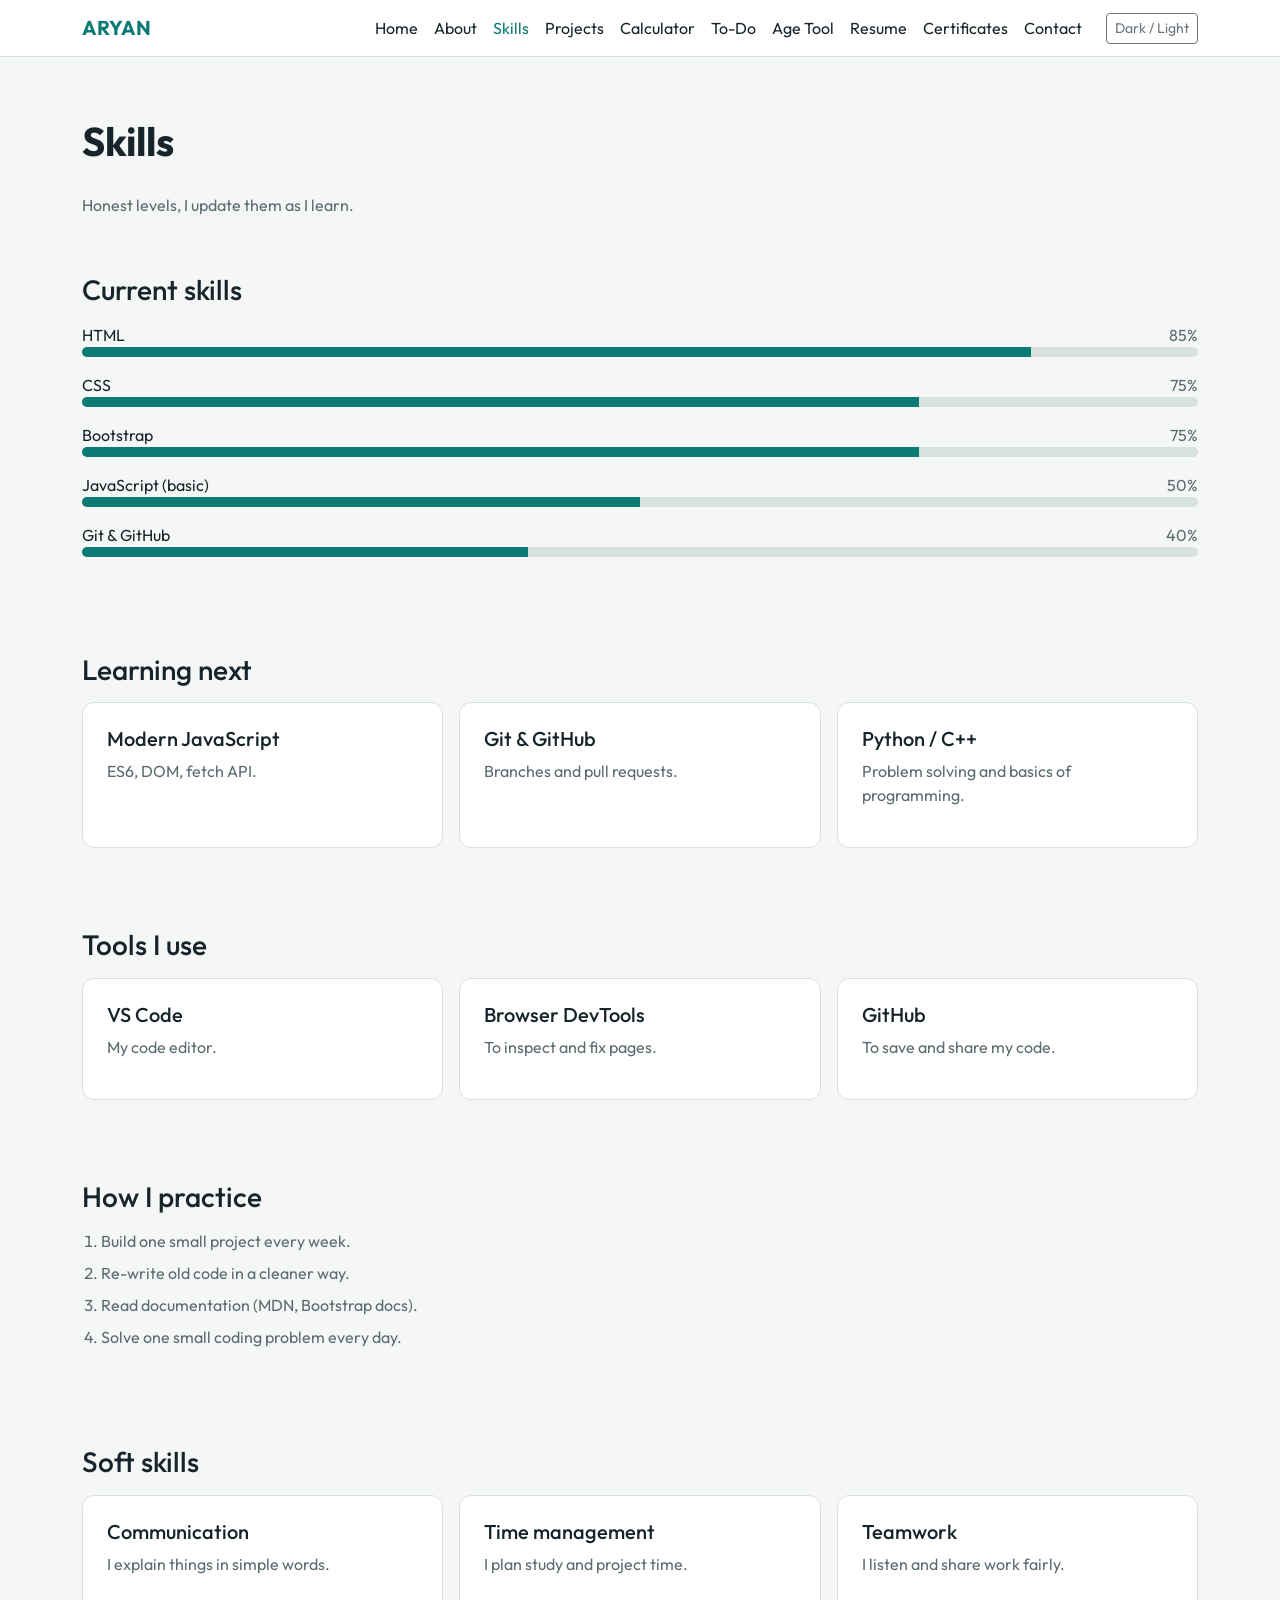
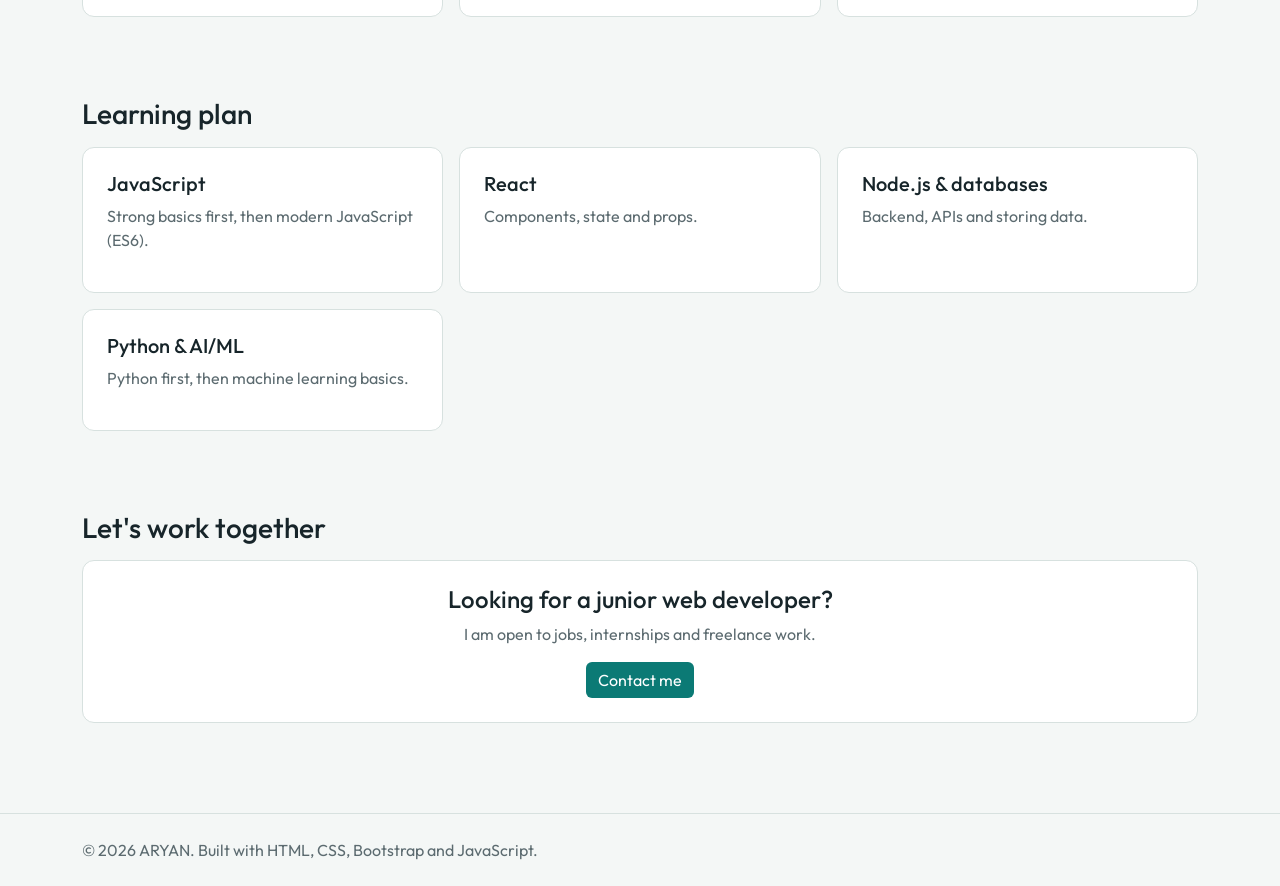
<file: skills.html>
<!DOCTYPE html>
<html lang="en">
<head>
  <meta charset="UTF-8">
  <meta name="viewport" content="width=device-width, initial-scale=1">
  <title>Skills | ARYAN</title>
  <link href="https://cdn.jsdelivr.net/npm/bootstrap@5.3.3/dist/css/bootstrap.min.css" rel="stylesheet">
  <link href="https://fonts.googleapis.com/css2?family=Outfit:wght@400;600;700&display=swap" rel="stylesheet">
  <link href="css/style.css" rel="stylesheet">
</head>
<body>
  
  <!-- Navbar (same on every page) -->
  <nav class="navbar navbar-expand-lg"><div class="container">
    <a class="navbar-brand" href="index.html">ARYAN</a>
    <button class="navbar-toggler" data-bs-toggle="collapse" data-bs-target="#menu"><span class="navbar-toggler-icon"></span></button>
    <div class="collapse navbar-collapse" id="menu">
      <ul class="navbar-nav ms-auto"><li class="nav-item"><a class="nav-link" href="index.html">Home</a></li><li class="nav-item"><a class="nav-link" href="about.html">About</a></li><li class="nav-item"><a class="nav-link active" href="skills.html">Skills</a></li><li class="nav-item"><a class="nav-link" href="projects.html">Projects</a></li><li class="nav-item"><a class="nav-link" href="calculator.html">Calculator</a></li><li class="nav-item"><a class="nav-link" href="todo.html">To-Do</a></li><li class="nav-item"><a class="nav-link" href="age.html">Age Tool</a></li><li class="nav-item"><a class="nav-link" href="resume.html">Resume</a></li><li class="nav-item"><a class="nav-link" href="certificates.html">Certificates</a></li><li class="nav-item"><a class="nav-link" href="contact.html">Contact</a></li></ul>
      <button id="themeBtn" class="btn btn-sm btn-outline-secondary ms-lg-3">Dark / Light</button>
    </div>
  </div></nav>

  <!-- Page content -->
  <main class="container">
    <h1 class="page-title">Skills</h1><p class="muted">Honest levels, I update them as I learn.</p><section><h3 class="mb-3">Current skills</h3><div class="mb-3"><div class="d-flex justify-content-between"><span>HTML</span><span class="muted">85%</span></div><div class="progress"><div class="progress-bar" style="width:85%"></div></div></div><div class="mb-3"><div class="d-flex justify-content-between"><span>CSS</span><span class="muted">75%</span></div><div class="progress"><div class="progress-bar" style="width:75%"></div></div></div><div class="mb-3"><div class="d-flex justify-content-between"><span>Bootstrap</span><span class="muted">75%</span></div><div class="progress"><div class="progress-bar" style="width:75%"></div></div></div><div class="mb-3"><div class="d-flex justify-content-between"><span>JavaScript (basic)</span><span class="muted">50%</span></div><div class="progress"><div class="progress-bar" style="width:50%"></div></div></div><div class="mb-3"><div class="d-flex justify-content-between"><span>Git & GitHub</span><span class="muted">40%</span></div><div class="progress"><div class="progress-bar" style="width:40%"></div></div></div></section><section><h3 class="mb-3">Learning next</h3><div class="row g-3"><div class="col-md-4"><div class="card-box"><h5>Modern JavaScript</h5><p>ES6, DOM, fetch API.</p></div></div><div class="col-md-4"><div class="card-box"><h5>Git & GitHub</h5><p>Branches and pull requests.</p></div></div><div class="col-md-4"><div class="card-box"><h5>Python / C++</h5><p>Problem solving and basics of programming.</p></div></div></div></section><section><h3 class="mb-3">Tools I use</h3><div class="row g-3"><div class="col-md-4"><div class="card-box"><h5>VS Code</h5><p>My code editor.</p></div></div><div class="col-md-4"><div class="card-box"><h5>Browser DevTools</h5><p>To inspect and fix pages.</p></div></div><div class="col-md-4"><div class="card-box"><h5>GitHub</h5><p>To save and share my code.</p></div></div></div></section><section><h3 class="mb-3">How I practice</h3><ol class="muted"><li class='mb-2'>Build one small project every week.</li><li class='mb-2'>Re-write old code in a cleaner way.</li><li class='mb-2'>Read documentation (MDN, Bootstrap docs).</li><li class='mb-2'>Solve one small coding problem every day.</li></ol></section><section><h3 class="mb-3">Soft skills</h3><div class="row g-3"><div class="col-md-4"><div class="card-box"><h5>Communication</h5><p>I explain things in simple words.</p></div></div><div class="col-md-4"><div class="card-box"><h5>Time management</h5><p>I plan study and project time.</p></div></div><div class="col-md-4"><div class="card-box"><h5>Teamwork</h5><p>I listen and share work fairly.</p></div></div></div></section><section><h3 class="mb-3">Learning plan</h3><div class="row g-3"><div class="col-md-4"><div class="card-box"><h5>JavaScript</h5><p>Strong basics first, then modern JavaScript (ES6).</p></div></div><div class="col-md-4"><div class="card-box"><h5>React</h5><p>Components, state and props.</p></div></div><div class="col-md-4"><div class="card-box"><h5>Node.js & databases</h5><p>Backend, APIs and storing data.</p></div></div><div class="col-md-4"><div class="card-box"><h5>Python & AI/ML</h5><p>Python first, then machine learning basics.</p></div></div></div></section><section><h3 class="mb-3">Let's work together</h3><div class="card-box text-center"><h4>Looking for a junior web developer?</h4><p>I am open to jobs, internships and freelance work.</p><a href="contact.html" class="btn btn-main">Contact me</a></div></section>
  </main>

  <!-- Footer (same on every page) -->
  <footer><div class="container">© 2026 ARYAN. Built with HTML, CSS, Bootstrap and JavaScript.</div></footer>

  <script src="https://cdn.jsdelivr.net/npm/bootstrap@5.3.3/dist/js/bootstrap.bundle.min.js"></script>
  <script src="js/script.js"></script>
</body>
</html>
</file>
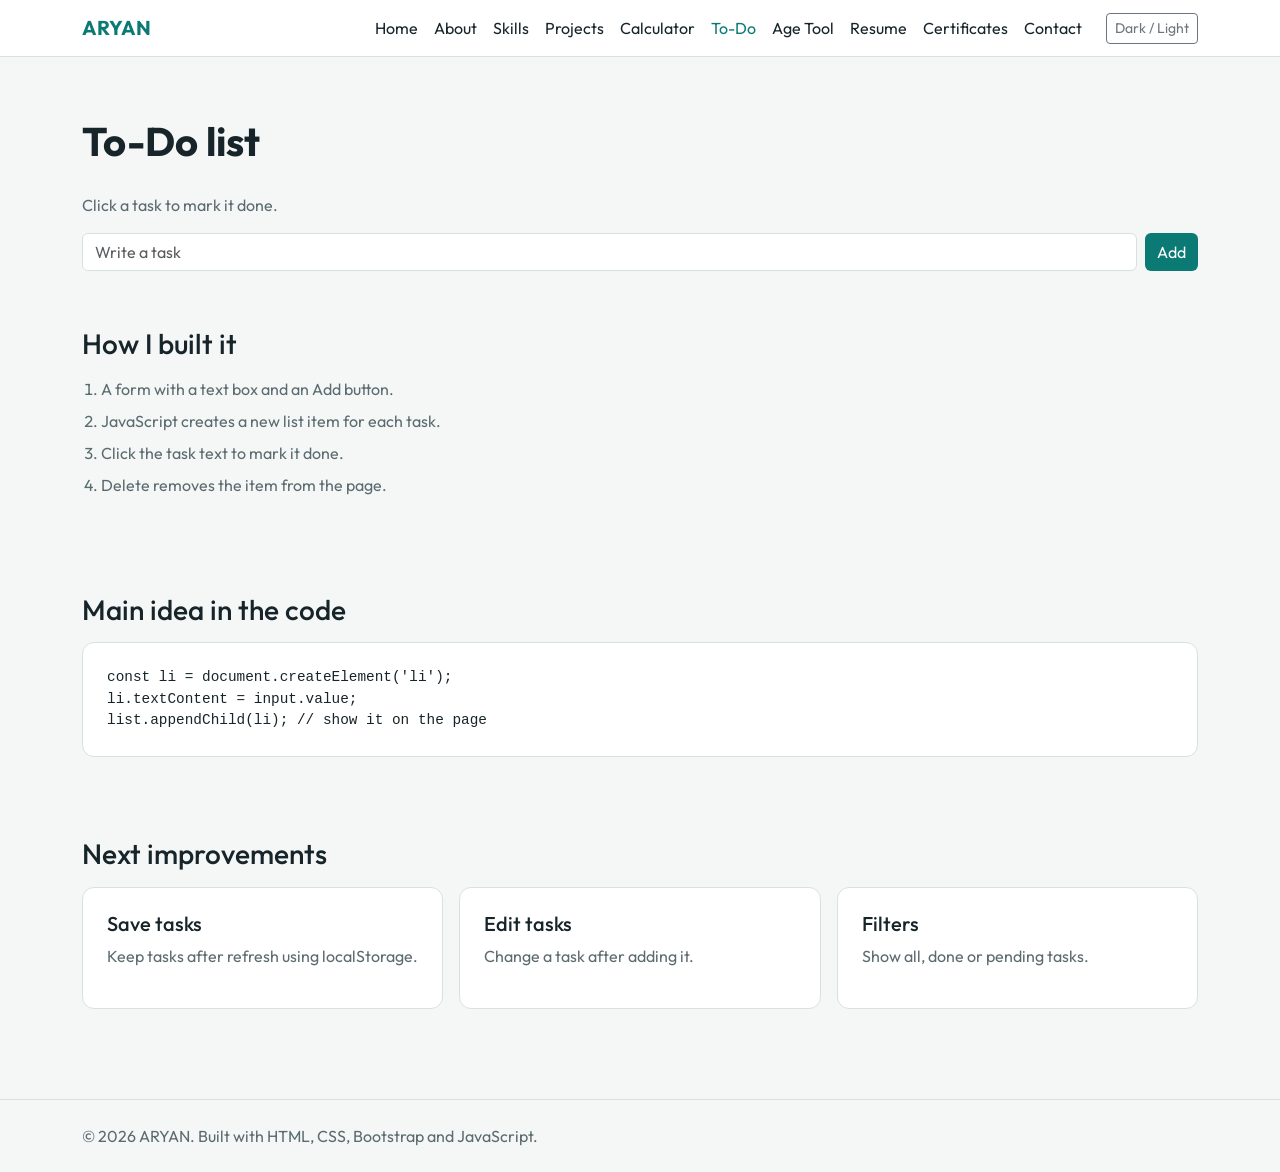
<file: todo.html>
<!DOCTYPE html>
<html lang="en">
<head>
  <meta charset="UTF-8">
  <meta name="viewport" content="width=device-width, initial-scale=1">
  <title>To-Do | ARYAN</title>
  <link href="https://cdn.jsdelivr.net/npm/bootstrap@5.3.3/dist/css/bootstrap.min.css" rel="stylesheet">
  <link href="https://fonts.googleapis.com/css2?family=Outfit:wght@400;600;700&display=swap" rel="stylesheet">
  <link href="css/style.css" rel="stylesheet">
</head>
<body>
  
  <!-- Navbar (same on every page) -->
  <nav class="navbar navbar-expand-lg"><div class="container">
    <a class="navbar-brand" href="index.html">ARYAN</a>
    <button class="navbar-toggler" data-bs-toggle="collapse" data-bs-target="#menu"><span class="navbar-toggler-icon"></span></button>
    <div class="collapse navbar-collapse" id="menu">
      <ul class="navbar-nav ms-auto"><li class="nav-item"><a class="nav-link" href="index.html">Home</a></li><li class="nav-item"><a class="nav-link" href="about.html">About</a></li><li class="nav-item"><a class="nav-link" href="skills.html">Skills</a></li><li class="nav-item"><a class="nav-link" href="projects.html">Projects</a></li><li class="nav-item"><a class="nav-link" href="calculator.html">Calculator</a></li><li class="nav-item"><a class="nav-link active" href="todo.html">To-Do</a></li><li class="nav-item"><a class="nav-link" href="age.html">Age Tool</a></li><li class="nav-item"><a class="nav-link" href="resume.html">Resume</a></li><li class="nav-item"><a class="nav-link" href="certificates.html">Certificates</a></li><li class="nav-item"><a class="nav-link" href="contact.html">Contact</a></li></ul>
      <button id="themeBtn" class="btn btn-sm btn-outline-secondary ms-lg-3">Dark / Light</button>
    </div>
  </div></nav>

  <!-- Page content -->
  <main class="container">
    <h1 class="page-title">To-Do list</h1><p class="muted">Click a task to mark it done.</p><form id="taskForm" class="d-flex gap-2 mb-3"><input id="taskInput" class="form-control" placeholder="Write a task"><button class="btn btn-main">Add</button></form><ul id="taskList" class="list-group"></ul><section><h3 class="mb-3">How I built it</h3><ol class="muted"><li class='mb-2'>A form with a text box and an Add button.</li><li class='mb-2'>JavaScript creates a new list item for each task.</li><li class='mb-2'>Click the task text to mark it done.</li><li class='mb-2'>Delete removes the item from the page.</li></ol></section><section><h3 class="mb-3">Main idea in the code</h3><pre class="card-box"><code>const li = document.createElement('li');
li.textContent = input.value;
list.appendChild(li); // show it on the page</code></pre></section><section><h3 class="mb-3">Next improvements</h3><div class="row g-3"><div class="col-md-4"><div class="card-box"><h5>Save tasks</h5><p>Keep tasks after refresh using localStorage.</p></div></div><div class="col-md-4"><div class="card-box"><h5>Edit tasks</h5><p>Change a task after adding it.</p></div></div><div class="col-md-4"><div class="card-box"><h5>Filters</h5><p>Show all, done or pending tasks.</p></div></div></div></section>
  </main>

  <!-- Footer (same on every page) -->
  <footer><div class="container">© 2026 ARYAN. Built with HTML, CSS, Bootstrap and JavaScript.</div></footer>

  <script src="https://cdn.jsdelivr.net/npm/bootstrap@5.3.3/dist/js/bootstrap.bundle.min.js"></script>
  <script src="js/script.js"></script>
</body>
</html>
</file>
<file: css/style.css>
/* ===== Colors (change these to change the whole site) ===== */
:root {
  --bg: #f4f7f6;      /* page background */
  --card: #ffffff;    /* card background */
  --text: #17252a;    /* main text */
  --muted: #5c6b70;   /* light text */
  --accent: #0b7a75;  /* main color */
  --line: #d7e1df;    /* borders */
}
/* Dark mode: script.js adds data-theme="dark" on <html> */
[data-theme="dark"] {
  --bg: #0f1a1c; --card: #172629; --text: #e6f0ef; --muted: #9db4b1; --line: #26393c;
}
body { font-family: 'Outfit', sans-serif; background: var(--bg); color: var(--text); }
.navbar { background: var(--card); border-bottom: 1px solid var(--line); }
.navbar .nav-link { color: var(--text); }
.navbar .nav-link.active, .navbar .nav-link:hover { color: var(--accent); }
.navbar-brand { font-weight: 700; color: var(--accent) !important; }

/* Home banner */
.hero { padding: 110px 0 90px; }
.hero h1 { font-size: clamp(2.5rem, 7vw, 4.5rem); font-weight: 700; }
.page-title { padding: 60px 0 20px; font-weight: 700; }
section { padding: 40px 0; }

/* Cards, buttons */
.card-box { background: var(--card); border: 1px solid var(--line); border-radius: 12px; padding: 24px; height: 100%; }
.card-box p, .muted { color: var(--muted); }
.btn-main { background: var(--accent); color: #fff; border: 0; }
.btn-main:hover { background: #095f5b; color: #fff; }
.progress { height: 10px; background: var(--line); }
.progress-bar { background: var(--accent); }
.form-control { background: var(--card); color: var(--text); border-color: var(--line); }
.form-control:focus { background: var(--card); color: var(--text); }
.list-group-item { background: var(--card); color: var(--text); border-color: var(--line); }
footer { border-top: 1px solid var(--line); padding: 24px 0; margin-top: 50px; color: var(--muted); }

/* Calculator */
.calc { max-width: 320px; margin: auto; }
.calc-screen { background: var(--text); color: var(--bg); border-radius: 8px; padding: 14px; font-size: 1.8rem; text-align: right; min-height: 64px; margin-bottom: 12px; overflow: hidden; }
.calc-keys { display: grid; grid-template-columns: repeat(4, 1fr); gap: 8px; }
.calc-keys button { padding: 14px; font-size: 1.1rem; border: 1px solid var(--line); background: var(--card); color: var(--text); border-radius: 8px; }
.calc-keys button:hover { border-color: var(--accent); }
/* To-do */
.done { text-decoration: line-through; color: var(--muted); }
/* Extra: steps list, code blocks, accordion, taller home banner */
.hero { min-height: 70vh; display: flex; flex-direction: column; justify-content: center; }
pre.card-box { font-size: .9rem; overflow-x: auto; margin: 0; }
pre code { color: var(--text); }
ol { padding-left: 1.2rem; }
.accordion-item, .accordion-button, .accordion-body { background: var(--card); color: var(--text); border-color: var(--line); }
.accordion-button:not(.collapsed) { color: var(--accent); box-shadow: none; }

/* ===== Loader (Home page) ===== */
#loader { position: fixed; inset: 0; z-index: 9999; background: var(--bg);
  display: flex; flex-direction: column; align-items: center; justify-content: center;
  animation: hideLoader .5s ease 2.2s forwards; }   /* starts fading after 2.2 seconds */
#loader h1 { font-size: clamp(3rem, 12vw, 6rem); font-weight: 700; letter-spacing: .2em; margin: 0 0 20px; }
.loader-line { width: 220px; height: 4px; background: var(--line); border-radius: 4px; overflow: hidden; }
.loader-line span { display: block; height: 100%; width: 0; background: var(--accent);
  animation: fillLine 2s ease forwards; }            /* line fills in 2 seconds */
@keyframes fillLine { to { width: 100%; } }
@keyframes hideLoader { to { opacity: 0; visibility: hidden; } }
@media (prefers-reduced-motion: reduce) { #loader { display: none; } }
</file>
<file: site.css>
:root {
  --ink: #1b2521;
  --muted: #68726d;
  --cream: #f7f5ef;
  --paper: #fffdf8;
  --sage: #d8e3d6;
  --forest: #27453a;
  --coral: #c96045;
  --line: #dfe3dc;
  --shadow: 0 18px 45px rgba(39, 69, 58, .1);
}

* { box-sizing: border-box; }
html { scroll-behavior: smooth; }
body { margin: 0; color: var(--ink); background: var(--paper); font-family: "DM Sans", sans-serif; }
a { color: inherit; text-decoration: none; }
button { font: inherit; }
.announcement-bar { padding: 9px 16px; color: #f5f1e8; background: var(--forest); text-align: center; font-size: .68rem; letter-spacing: .12em; text-transform: uppercase; }
.site-header { background: rgba(255, 253, 248, .97); border-bottom: 1px solid var(--line); }
.brand { display: inline-flex; align-items: center; gap: .55rem; color: var(--forest); font: 600 1.45rem "Playfair Display", serif; white-space: nowrap; }
.brand:hover { color: var(--forest); }
.brand-mark { display: inline-grid; width: 31px; height: 31px; place-items: center; border-radius: 50%; color: white; background: var(--coral); font: 700 .88rem "DM Sans", sans-serif; }
.navbar-nav .nav-link { padding: .5rem .3rem; color: #57635d; font-size: .86rem; }
.navbar-nav .nav-link:hover, .navbar-nav .nav-link.active { color: var(--forest); }
.navbar-nav .nav-link.active { box-shadow: inset 0 -1px var(--coral); }
.navbar-toggler { border-color: var(--line); }
.navbar-toggler:focus { box-shadow: 0 0 0 .2rem rgba(39, 69, 58, .15); }
.nav-tools { padding-top: .5rem; padding-bottom: .5rem; }
.text-link { padding: 0; border: 0; color: var(--ink); background: transparent; font-size: .82rem; }
.text-link:hover { color: var(--coral); }
.bag-link { display: inline-flex; align-items: center; gap: .5rem; font-size: .82rem; }
.bag-count { display: inline-grid; min-width: 20px; height: 20px; padding: 0 5px; place-items: center; border-radius: 50%; color: white; background: var(--coral); font-size: .68rem; }
.hero { background: var(--sage); }
.hero-copy { min-height: 490px; padding: clamp(2.5rem, 7vw, 6rem); }
.eyebrow { color: var(--coral); font-size: .68rem; font-weight: 700; letter-spacing: .16em; text-transform: uppercase; }
.hero h1, .page-intro h1 { max-width: 570px; margin: 1rem 0 1.25rem; font: 600 clamp(2.9rem, 5.6vw, 5rem)/.99 "Playfair Display", serif; letter-spacing: -.04em; }
.hero-copy p { max-width: 400px; margin-bottom: 1.25rem; color: #55615a; font-size: .94rem; line-height: 1.8; }
.hero-image { min-height: 380px; background: url("https://images.unsplash.com/photo-1583391733956-6c78276477e2?auto=format&fit=crop&w=1100&q=85") center 35%/cover; }
.btn-forest { padding: .86rem 1.2rem; border: 1px solid var(--forest); border-radius: 0; color: white; background: var(--forest); font-size: .83rem; font-weight: 600; transition: background .2s, transform .2s; }
.btn-forest:hover, .btn-forest:focus { border-color: #1b332a; color: white; background: #1b332a; transform: translateY(-1px); }
.btn-coral { border-radius: 0; color: white; background: var(--coral); }
.btn-coral:hover { color: white; background: #ab4f39; }
.trust-strip { border-bottom: 1px solid var(--line); color: var(--muted); font-size: .72rem; letter-spacing: .08em; text-transform: uppercase; }
.trust-star { margin-right: .4rem; color: var(--coral); font-size: 1rem; }
.section-space { padding-top: 4.5rem; padding-bottom: 2rem; }
.section-heading { margin-bottom: 1.8rem; }
.display-heading { margin-bottom: 0; font: 600 clamp(2rem, 4vw, 3rem)/1.1 "Playfair Display", serif; letter-spacing: -.025em; }
.section-note { max-width: 390px; color: var(--muted); font-size: .88rem; line-height: 1.7; }
.category-tile { position: relative; display: flex; min-height: 285px; align-items: end; overflow: hidden; padding: 1.5rem; color: white; background-position: center; background-size: cover; isolation: isolate; }
.category-tile::before { position: absolute; z-index: -1; inset: 0; background: linear-gradient(0deg, rgba(10, 25, 19, .75), transparent 72%); content: ""; transition: opacity .2s; }
.category-tile:hover { color: white; }
.category-tile:hover::before { opacity: .8; }
.category-tile span { display: grid; gap: .3rem; }
.category-tile strong { font: 600 1.55rem "Playfair Display", serif; }
.category-tile small { color: #e8eee8; font-size: .75rem; }
.tile-new { background-image: url("https://images.unsplash.com/photo-1610030469983-98e550d6193c?auto=format&fit=crop&w=800&q=85"); }
.tile-everyday { background-image: url("https://images.unsplash.com/photo-1551488831-00ddcb6c6bd3?auto=format&fit=crop&w=800&q=85"); }
.tile-occasion { background-image: url("https://images.unsplash.com/photo-1591369822096-ffd140ec948f?auto=format&fit=crop&w=800&q=85"); }
.underlined-link { display: inline-flex; gap: .5rem; padding-bottom: .35rem; border-bottom: 1px solid var(--forest); color: var(--forest); font-size: .83rem; font-weight: 600; }
.underlined-link:hover { color: var(--coral); border-color: var(--coral); }
.product-card { height: 100%; }
.product-photo { position: relative; display: block; overflow: hidden; aspect-ratio: 3 / 3.7; background: #e5e9e2; }
.product-photo img { width: 100%; height: 100%; object-fit: cover; transition: transform .45s; }
.product-card:hover .product-photo img { transform: scale(1.04); }
.product-tag { position: absolute; top: .7rem; left: .7rem; padding: .38rem .55rem; color: white; background: var(--coral); font-size: .62rem; letter-spacing: .08em; text-transform: uppercase; }
.product-details { padding-top: .85rem; }
.product-details h2, .product-details h3 { margin: 0 0 .3rem; font: 600 .95rem "DM Sans", sans-serif; }
.product-details p { margin: 0 0 .5rem; color: var(--muted); font-size: .75rem; }
.product-details strong { font-size: .83rem; }
.story-banner { background: #e9eee6; }
.story-photo { min-height: 380px; background: url("https://images.unsplash.com/photo-1594633312681-425c7b97ccd1?auto=format&fit=crop&w=1000&q=85") center/cover; }
.story-copy { padding: clamp(2rem, 6vw, 5rem); }
.story-copy h2 { max-width: 430px; }
.story-copy p { max-width: 420px; margin: 1.1rem 0; color: var(--muted); font-size: .88rem; line-height: 1.8; }
.page-intro { padding-top: 5rem; padding-bottom: 3rem; }
.page-intro h1 { margin-top: .85rem; font-size: clamp(2.7rem, 5vw, 4.5rem); }
.page-intro p { margin-bottom: 0; }
.filter-btn { padding: .55rem .85rem; border: 1px solid var(--line); border-radius: 0; color: var(--muted); background: transparent; font-size: .75rem; }
.filter-btn:hover, .filter-btn.active { border-color: var(--forest); color: white; background: var(--forest); }
.product-buy { display: flex; align-items: center; justify-content: space-between; }
.add-button { display: inline-grid; width: 32px; height: 32px; place-items: center; border: 1px solid var(--line); border-radius: 50%; color: var(--forest); background: transparent; font-size: 1.25rem; line-height: 1; }
.add-button:hover { border-color: var(--forest); color: white; background: var(--forest); }
.about-feature { background: #e9eee6; }
.about-photo { min-height: 490px; background: url("https://images.unsplash.com/photo-1594633312681-425c7b97ccd1?auto=format&fit=crop&w=1000&q=85") center/cover; }
.about-copy { padding: clamp(2.2rem, 6vw, 5.5rem); }
.about-copy h2 { max-width: 430px; }
.about-copy p { max-width: 460px; margin: 1.1rem 0 0; color: #59645d; font-size: .89rem; line-height: 1.85; }
.values-section { background: var(--cream); }
.value-card { height: 100%; padding: 1.7rem; border-top: 1px solid #cbd4ca; }
.value-number { color: var(--coral); font-size: .7rem; font-weight: 700; letter-spacing: .1em; }
.value-card h3 { margin: 1.1rem 0 .7rem; font: 600 1.4rem "Playfair Display", serif; }
.value-card p { margin: 0; color: var(--muted); font-size: .85rem; line-height: 1.75; }
.quote-panel { padding: 3rem 1rem; }
.quote-panel blockquote { max-width: 750px; margin: 1.3rem auto 1.7rem; font: 500 clamp(1.8rem, 4vw, 3.2rem)/1.2 "Playfair Display", serif; }
.contact-heading { margin: .7rem 0 1rem; font-size: clamp(2rem, 3vw, 2.7rem); }
.contact-details { display: grid; gap: 1.5rem; }
.contact-detail { display: flex; align-items: center; gap: 1rem; }
.contact-symbol { display: grid; width: 42px; height: 42px; flex: 0 0 42px; place-items: center; border-radius: 50%; color: var(--forest); background: var(--sage); }
.contact-detail small { display: block; margin-bottom: .2rem; color: var(--muted); font-size: .72rem; }
.contact-detail a, .contact-detail strong { font-size: .9rem; font-weight: 600; }
.contact-form { padding: clamp(1.5rem, 4vw, 2.5rem); border: 1px solid var(--line); background: white; box-shadow: var(--shadow); }
.form-heading { margin-bottom: 1.5rem; font: 600 1.65rem "Playfair Display", serif; }
.form-label { margin-bottom: .45rem; color: var(--muted); font-size: .7rem; font-weight: 600; letter-spacing: .07em; text-transform: uppercase; }
.optional { font-weight: 400; letter-spacing: 0; text-transform: none; }
.form-control { padding: .78rem .85rem; border-color: var(--line); border-radius: 0; color: var(--ink); background: #fcfcf9; font-size: .88rem; }
.form-control:focus { border-color: var(--forest); box-shadow: 0 0 0 .18rem rgba(39, 69, 58, .12); }
.form-feedback { min-height: 1.2rem; margin-top: .8rem; color: var(--forest); font-size: .8rem; }
.login-modal { border: 1px solid var(--line); border-radius: 0; }
.site-footer { color: #e6eee5; background: var(--forest); }
.footer-brand { color: white; }
.footer-brand:hover { color: white; }
.footer-copy { max-width: 330px; color: #bdc9bf; font-size: .8rem; line-height: 1.7; }
.footer-title { margin-bottom: .8rem; color: white; font: 600 1.05rem "Playfair Display", serif; }
.site-footer .col-6 > a:not(.brand), .site-footer .col-md-3 > a { display: block; width: fit-content; margin: .45rem 0; color: #d4dfd4; font-size: .8rem; }
.site-footer .col-6 > a:hover, .site-footer .col-md-3 > a:hover { color: white; }
.footer-cta { color: white; font-size: .8rem; font-weight: 600; }
.newsletter-form .form-control { min-width: 0; border-color: rgba(255,255,255,.25); color: white; background: rgba(255,255,255,.08); }
.newsletter-form .form-control::placeholder { color: #bdc9bf; }
.footer-bottom { border-top: 1px solid rgba(255,255,255,.18); color: #bdc9bf; font-size: .7rem; }

@media (max-width: 991.98px) {
  .nav-tools { padding: .75rem 0 .25rem; }
  .hero-copy { min-height: 410px; }
  .hero-image { min-height: 360px; }
}
@media (max-width: 575.98px) {
  .announcement-bar { font-size: .59rem; }
  .hero-copy { min-height: 390px; padding: 2.4rem 1.5rem; }
  .hero-image { min-height: 300px; }
  .category-tile { min-height: 220px; }
  .section-space { padding-top: 3.25rem; }
  .page-intro { padding-top: 3.5rem; }
}
</file>
